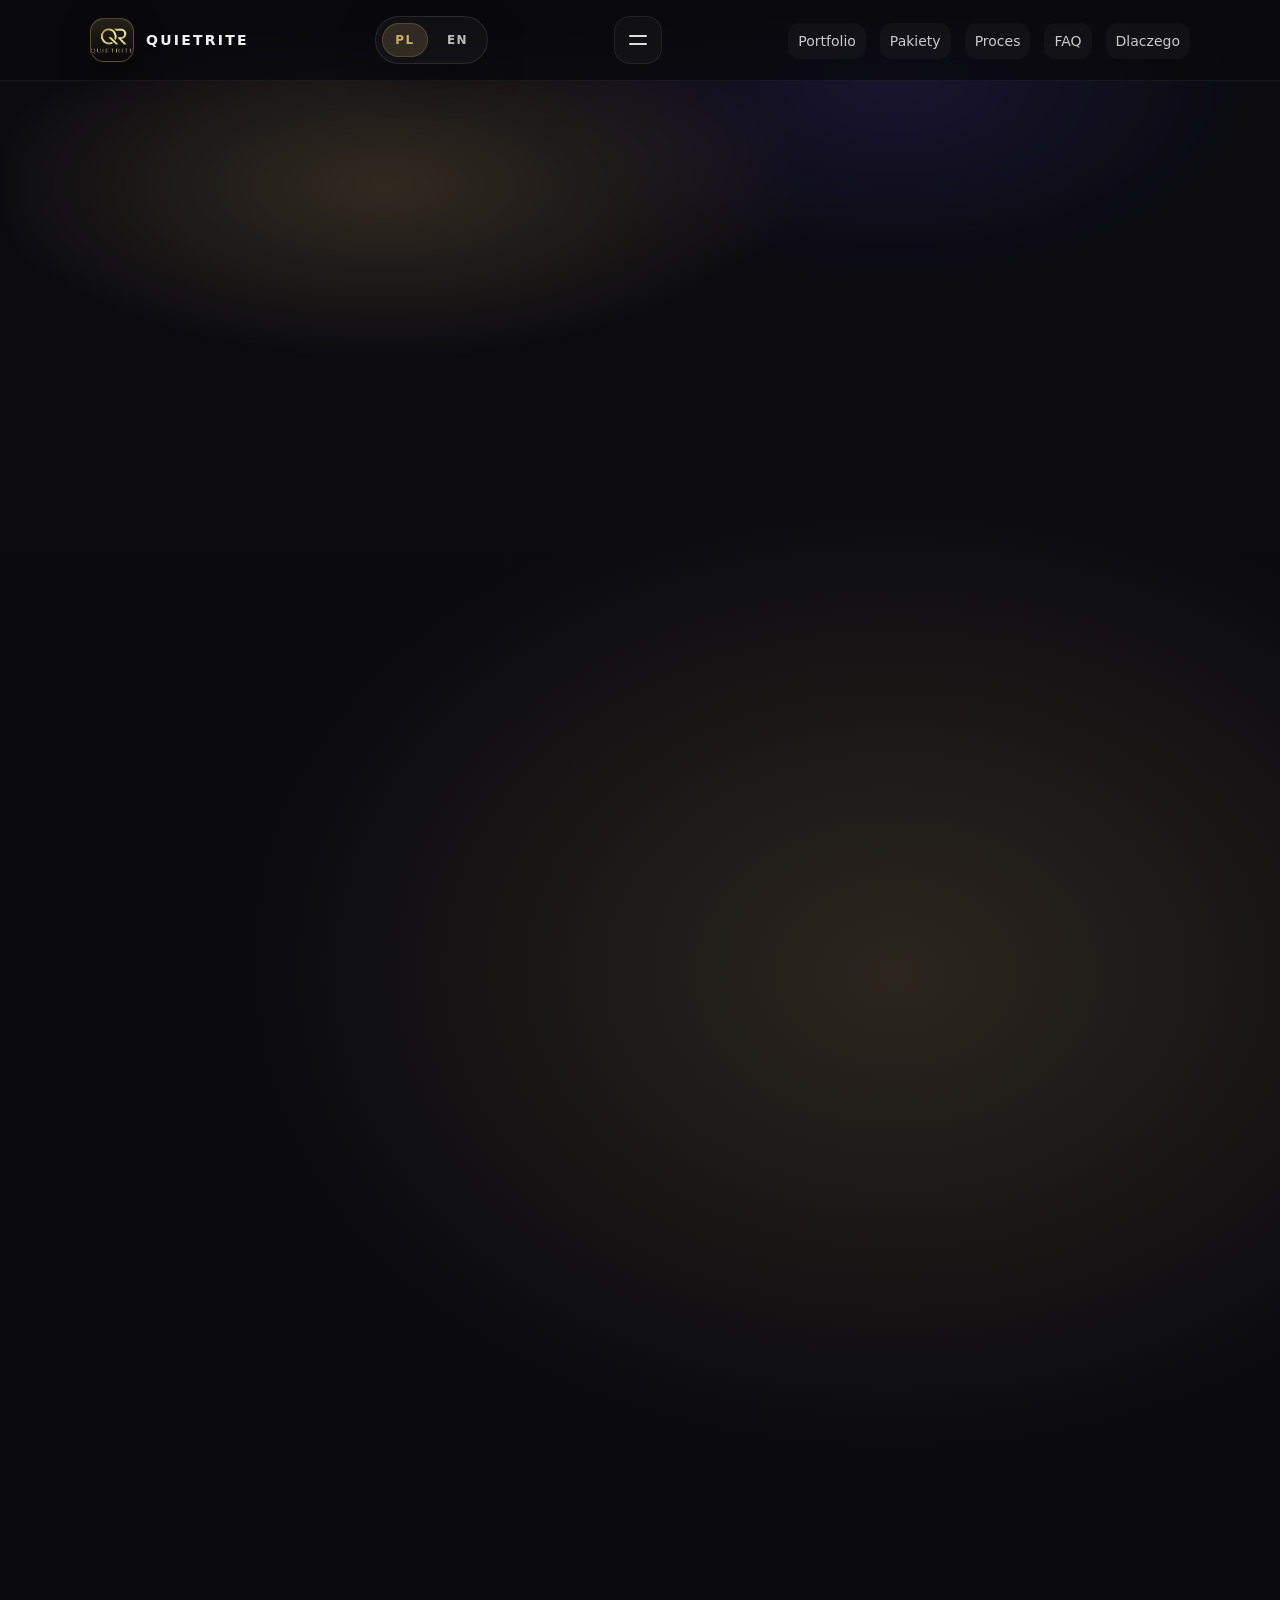
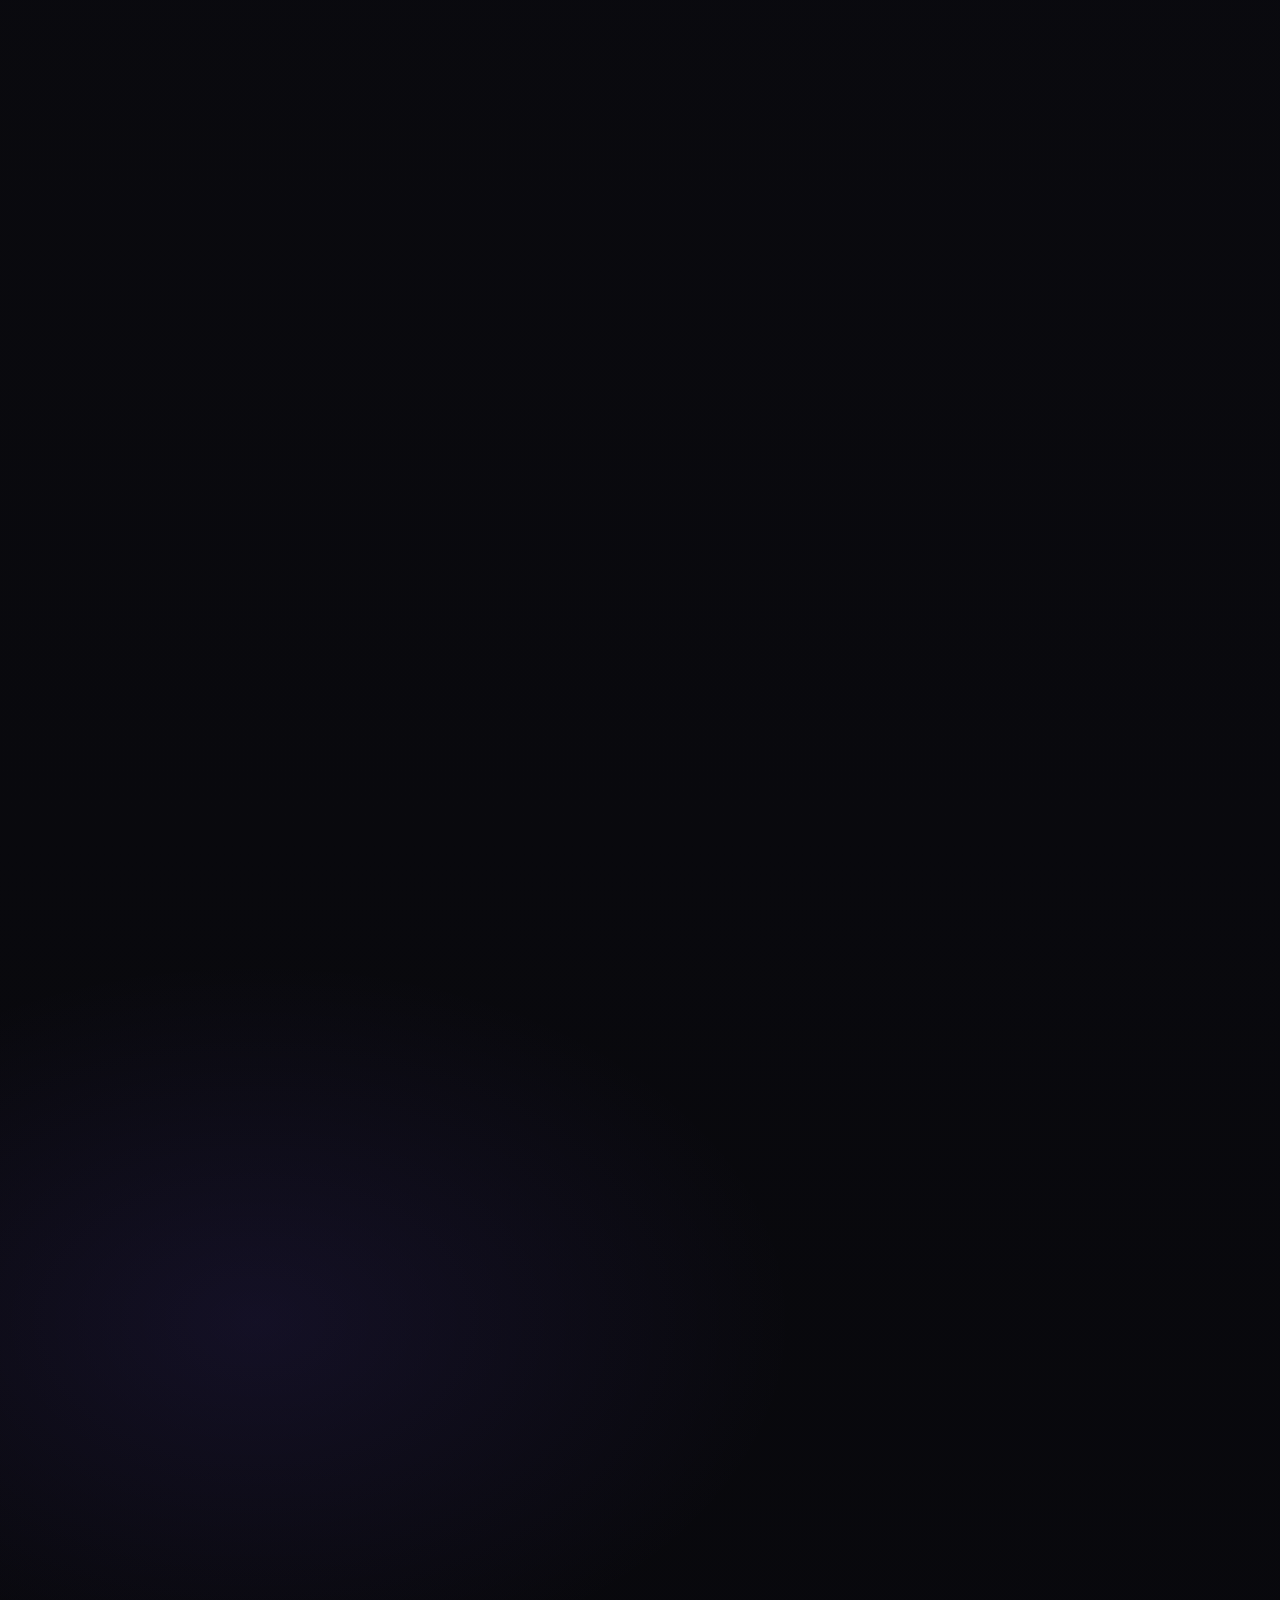
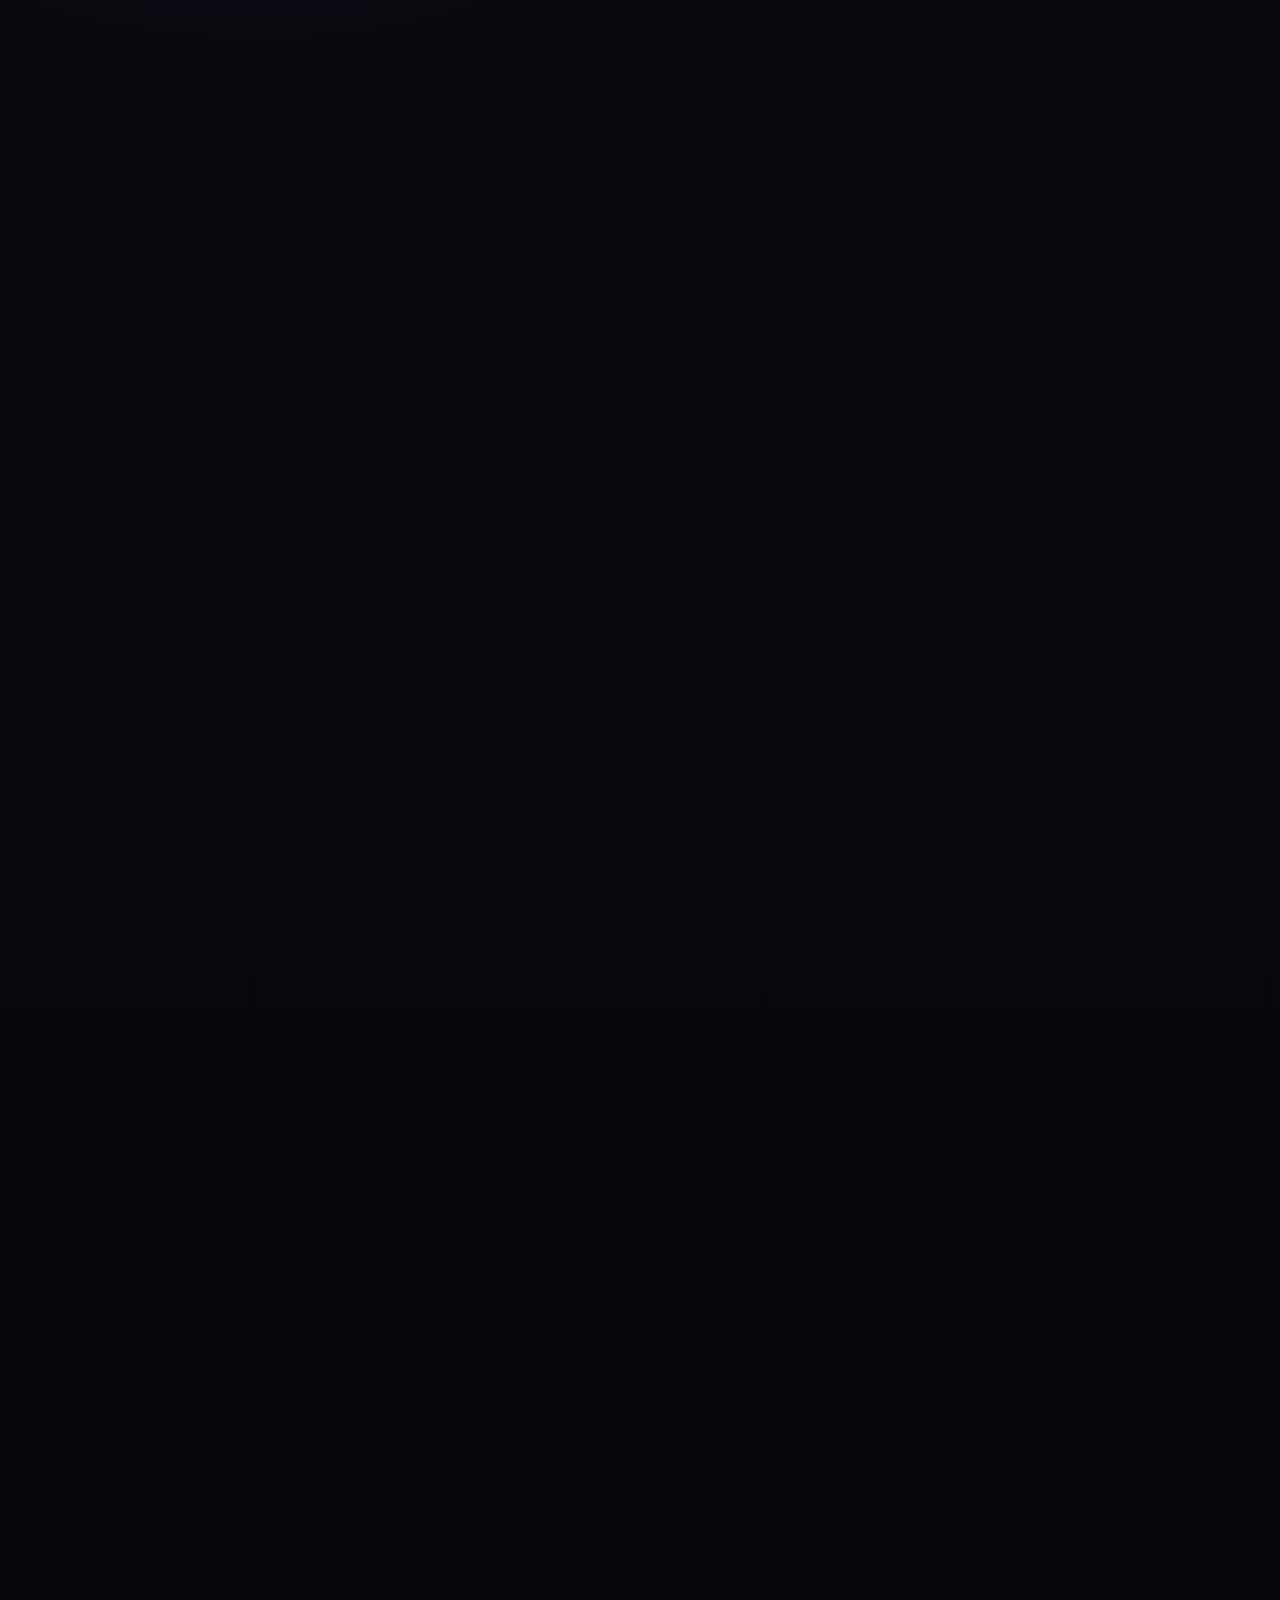
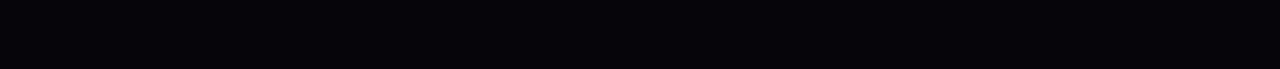
<file: index.html>
<!doctype html>
<html lang="pl">
<head>
  <meta charset="utf-8" />

  <!-- CSP (meta) -->
  <meta http-equiv="Content-Security-Policy" content="default-src 'self'; base-uri 'self'; object-src 'none'; frame-ancestors 'none'; form-action 'self' https://formspree.io; img-src 'self' data:; style-src 'self'; script-src 'self' 'unsafe-inline'; font-src 'self'; connect-src 'self' https://formspree.io; manifest-src 'self'; upgrade-insecure-requests;">

  <meta name="referrer" content="strict-origin-when-cross-origin">
  <meta name="viewport" content="width=device-width, initial-scale=1, viewport-fit=cover" />
  <meta name="robots" content="index,follow,max-image-preview:large" />
  <meta name="color-scheme" content="dark light" />

  <title>Quietrite — UGC Ads dla marek Health &amp; Sport</title>
  <meta name="description" content="Tworzę skuteczne UGC dla marek health &amp; sport. Meta, TikTok, Shorts. Mocne hooki, testy wariantów i montaż pod performance.">
  <meta name="theme-color" content="#0B0B10" />

  <link rel="canonical" href="https://quietrite.pl/" />
  <link rel="alternate" href="https://quietrite.pl/" hreflang="pl" />
  <link rel="alternate" href="https://quietrite.pl/en/" hreflang="en" />
  <link rel="alternate" href="https://quietrite.pl/" hreflang="x-default" />

  <!-- Icons -->
  <link rel="icon" href="favicon.ico" sizes="any" />
  <link rel="icon" type="image/png" sizes="32x32" href="favicon-32.png" />
  <link rel="icon" type="image/png" sizes="16x16" href="favicon-16.png" />
  <link rel="apple-touch-icon" href="apple-touch-icon.png" />

  <!-- PWA -->
  <link rel="manifest" href="manifest.webmanifest" />

  <!-- Open Graph / Social -->
  <meta property="og:site_name" content="QUIETRITE" />
  <meta property="og:type" content="website" />
  <meta property="og:url" content="https://quietrite.pl/" />
  <meta property="og:title" content="Quietrite — UGC Ads dla marek Health &amp; Sport" />
  <meta property="og:description" content="Tworzę skuteczne UGC dla marek health &amp; sport. Meta, TikTok, Shorts. Mocne hooki, testy wariantów i montaż pod performance." />
  <meta property="og:image" content="https://quietrite.pl/og-quietrite-1200x630.png" />
  <meta property="og:image:width" content="1200" />
  <meta property="og:image:height" content="630" />
  <meta property="og:locale" content="pl_PL" />
  <meta property="og:image:alt" content="Quietrite — UGC Ads dla marek Health & Sport" />

  <meta name="twitter:card" content="summary_large_image" />
  <meta name="twitter:title" content="Quietrite — UGC Ads dla marek Health &amp; Sport" />
  <meta name="twitter:description" content="Tworzę skuteczne UGC dla marek health &amp; sport. Meta, TikTok, Shorts. Mocne hooki, testy wariantów i montaż pod performance." />
  <meta name="twitter:image" content="https://quietrite.pl/og-quietrite-1200x630.png" />
  <meta name="twitter:image:alt" content="Quietrite — UGC Ads dla marek Health & Sport" />

  <!-- Perf -->
  <link rel="preload" href="styles.css?v=10" as="style">
  <link rel="preload" href="quietrite-logo.png" as="image" fetchpriority="high">
  <link rel="stylesheet" href="styles.css?v=11">
  <link rel="preload" href="script.js?v=11" as="script">
  <script src="script.js?v=11" defer></script>
</head>

<body>
  <a class="skip-link" href="#main">Przejdź do treści</a>

  <header class="header" id="top">
    <div class="container header__inner">
      <a class="brand" href="#top" aria-label="QUIETRITE - start">
        <span class="brand__badge" aria-hidden="true">
          <img class="brand__logo" src="quietrite-logo.png" alt="" width="44" height="44" fetchpriority="high" decoding="async" />
        </span>
        <span class="brand__name">QUIETRITE</span>
      </a>

      <div class="lang-switch" aria-label="Wybór języka">
       <a class="lang-switch__link is-active" href="/" aria-current="page">PL</a>
       <a class="lang-switch__link" href="/en/">EN</a>
      </div>
      
      <button class="menu-toggle" id="menuToggle" type="button"
        aria-controls="siteNav" aria-expanded="false" aria-label="Otwórz menu">
        <span class="menu-toggle__lines" aria-hidden="true"></span>
      </button>
      
      <nav class="nav" id="siteNav" data-state="closed" aria-label="Nawigacja">
        <ul class="nav__list">
          <li><a class="nav__link" href="#portfolio">Portfolio</a></li>
          <li><a class="nav__link" href="#pakiety">Pakiety</a></li>
          <li><a class="nav__link" href="#proces">Proces</a></li>
          <li><a class="nav__link" href="#faq">FAQ</a></li>
          <li><a class="nav__link" href="#dlaczego">Dlaczego</a></li>
        </ul>
        <a class="btn btn--primary btn--nav" href="#wspolpraca">Współpraca</a>
      </nav>

      <div class="nav-overlay" id="navOverlay" hidden></div>
    </div>
  </header>

  <main id="main">
    <!-- HERO -->
    <section class="hero" id="hero">
      <div class="container hero__inner" data-reveal>
        <p class="eyebrow">UGC PERFORMANCE • HEALTH &amp; SPORT</p>

        <h1 class="hero__title">
          UGC, tworzone z dyscypliną.<br />
          <span class="hero__muted">Bez hałasu.</span>
        </h1>

        <p class="hero__lead">
          Tworzę wideo reklamowe dla marek z branży zdrowie i sport.
          Hooki w pierwszych sekundach, precyzyjny przekaz i montaż pod wynik.
        </p>

        <div class="hero__actions">
          <a class="btn btn--primary" href="#portfolio">Zobacz portfolio</a>
          <a class="btn btn--ghost" href="#wspolpraca">Napisz do mnie</a>
        </div>

        <div class="chips" aria-label="Skróty oferty">
          <div class="chip">
            <div class="chip__title">UGC Ads</div>
            <div class="chip__desc">Meta / TikTok / Shorts</div>
          </div>
          <div class="chip">
            <div class="chip__title">Hooki</div>
            <div class="chip__desc">1–3 sekundy = wynik</div>
          </div>
          <div class="chip">
            <div class="chip__title">Warianty</div>
            <div class="chip__desc">testy pod performance</div>
          </div>
        </div>
      </div>

      <div class="hero__glow" aria-hidden="true"></div>
    </section>

    <!-- WYNIKI -->
    <section class="section" id="wyniki">
      <div class="container" data-reveal>
        <h2 class="section__title">Wyniki</h2>
        <p class="section__subtitle">Ostatnie 30 dni • ruch organiczny</p>

        <div class="grid grid--2">
          <article class="card card--chart">
            <div class="donut" id="donut"
              data-views="23650"
              data-a="31.9"
              data-b="68.1"
              aria-label="Wykres wyświetleń">
              <svg class="donut__svg" viewBox="0 0 120 120" aria-hidden="true">
                <defs>
                  <linearGradient id="gradA" x1="0" y1="0" x2="1" y2="1">
                    <stop offset="0%" stop-color="#6A5CFF"/>
                    <stop offset="100%" stop-color="#7F45FF"/>
                  </linearGradient>
                  <linearGradient id="gradB" x1="1" y1="0" x2="0" y2="1">
                    <stop offset="0%" stop-color="#FF4FD8"/>
                    <stop offset="100%" stop-color="#A84CFF"/>
                  </linearGradient>
                </defs>

                <circle class="donut__track" cx="60" cy="60" r="46"></circle>
                <circle class="donut__seg donut__seg--a" cx="60" cy="60" r="46"></circle>
                <circle class="donut__seg donut__seg--b" cx="60" cy="60" r="46"></circle>
              </svg>

              <div class="donut__center">
                <div class="donut__label">Wyświetlenia</div>
                <div class="donut__value" id="donutValue">23,650</div>
              </div>

              <span class="donut__needle" aria-hidden="true"></span>
            </div>

            <div class="legend">
              <div class="legend__row">
                <span class="dot dot--a" aria-hidden="true"></span>
                <span class="legend__label">Obserwatorzy</span>
                <span class="legend__value">31,9%</span>
              </div>
              <div class="legend__row">
                <span class="dot dot--b" aria-hidden="true"></span>
                <span class="legend__label">Osoby nieobserwujące</span>
                <span class="legend__value">68,1%</span>
              </div>
            </div>
          </article>

          <article class="card">
            <h3 class="card__title">Co to znaczy?</h3>
            <ul class="bullets">
              <li>Duży udział nieobserwujących = content dociera szeroko.</li>
              <li>Idealne pod performance UGC: hook + szybkie CTA.</li>
              <li>Największy zwrot daje testowanie wariantów i hooków.</li>
            </ul>
          </article>
        </div>
      </div>
    </section>

    <!-- PORTFOLIO -->
    <section class="section" id="portfolio">
      <div class="container" data-reveal>
        <h2 class="section__title">Portfolio</h2>
        <p class="section__subtitle">Wybrane realizacje (pod wynik, nie pod “ładnie”).</p>

        <div class="grid grid--3">

          <!-- FILM 1 -->
          <a class="work work--video"
             href="diesel.mp4"
             data-video="diesel.mp4"
             aria-label="Otwórz wideo: Diesel — Performance UGC">
            <div class="work__thumb">
             <video class="work__video" playsinline muted loop preload="metadata" data-src="diesel.mp4" muted loop playsinline preload="none"></video>
             <div class="work__play" aria-hidden="true">▶</div>
            </div>
            <div class="work__meta">
              <div class="work__title">Diesel — Performance UGC</div>
              <div class="work__desc">Dynamiczny showcase zegarka</div>
            </div>
          </a>

          <!-- FILM 2 -->
          <a class="work work--video"
             href="film-2.mp4"
             data-video="film-2.mp4"
             aria-label="Otwórz wideo: UGC Ads — Meta">
            <div class="work__thumb">
              <video class="work__video" playsinline muted loop preload="metadata" data-src="film-2.mp4" muted loop playsinline preload="none"></video>
            </div>
            <div class="work__meta">
              <div class="work__title">UGC Ads — Meta</div>
              <div class="work__desc">Hook + montaż pod CTR</div>
            </div>
          </a>

          <!-- FILM 3 -->
          <a class="work work--video"
             href="film-3.mp4"
             data-video="film-3.mp4"
             aria-label="Otwórz wideo: UGC — TikTok">
            <div class="work__thumb">
              <video class="work__video" playsinline muted loop preload="metadata" data-src="film-3.mp4" muted loop playsinline preload="none"></video>
            </div>
            <div class="work__meta">
              <div class="work__title">UGC — TikTok</div>
              <div class="work__desc">Tempo + napisy + cięcia</div>
            </div>
          </a>

        </div>

        <!-- MINI CASE (PRO) -->
        <div class="grid grid--2 u-mt">
          <article class="card">
            <h3 class="card__title">Mini case: dlaczego to działa</h3>
            <ul class="bullets">
              <li>Hook w 1–3 sekundy → mniej dropu na starcie.</li>
              <li>Warianty kreacji → szybkie testy A/B zamiast zgadywania.</li>
              <li>Montaż pod wynik → tempo, napisy, CTA, format 9:16.</li>
            </ul>
          </article>

          <article class="card">
            <h3 class="card__title">Następny krok</h3>
            <p class="muted">Wypełnij brief — wrócę z propozycją i terminami.</p>
            <div class="u-mt">
              <a class="btn btn--primary btn--full" href="#wspolpraca">Wyślij brief</a>
            </div>
          </article>
        </div>

      </div>
    </section>

    <!-- PAKIETY -->
    <section class="section" id="pakiety">
      <div class="container" data-reveal>
        <h2 class="section__title">Pakiety</h2>
        <p class="section__subtitle">Prosto, jasno, bez ukrytych kosztów.</p>

        <div class="pricing">
          <article class="price-card">
            <div class="price-card__top">
              <h3 class="price-card__name">BASIC</h3>
              <div class="price-card__price">1100 zł</div>
            </div>
            <ul class="price-card__list">
              <li>Scenariusz + hook</li>
              <li>Wideo 9:16 (20–40s)</li>
              <li>Napisy + montaż</li>
            </ul>
            <a class="btn btn--ghost btn--full" href="#wspolpraca">Wybieram BASIC</a>
          </article>

          <article class="price-card price-card--featured">
            <div class="badge">Najczęściej wybierany</div>
            <div class="price-card__top">
              <h3 class="price-card__name">PRO</h3>
              <div class="price-card__price">2500 zł</div>
            </div>
            <ul class="price-card__list">
              <li>3 scenariusze + hooki</li>
              <li>Wideo 9:16 (20–45s)</li>
              <li>Napisy + montaż</li>
              <li>Mini plan publikacji/ads</li>
            </ul>
            <a class="btn btn--primary btn--full" href="#wspolpraca">Wybieram PRO</a>
          </article>

          <article class="price-card">
            <div class="price-card__top">
              <h3 class="price-card__name">ELITE</h3>
              <div class="price-card__price">5000 zł</div>
            </div>
            <ul class="price-card__list">
              <li>6 wideo + test hooków</li>
              <li>Warianty pod A/B</li>
              <li>UGC pod Meta/TikTok Ads</li>
              <li>2 rundy poprawek</li>
              <li>Rekomendacje kreacji</li>
            </ul>
            <a class="btn btn--ghost btn--full" href="#wspolpraca">Wybieram ELITE</a>
          </article>
        </div>
      </div>
    </section>

    <!-- DLACZEGO JA -->
<section class="section" id="dlaczego">
  <div class="container" data-reveal>
    <h2 class="section__title">Dlaczego Quietrite</h2>
    <p class="section__subtitle">Kreacje, które robią wynik — nie tylko “ładnie wyglądają”.</p>

    <div class="grid grid--3">
      <article class="card">
        <h3 class="card__title">Hook-first</h3>
        <p class="muted">Pierwsze 1–3 sekundy projektuję pod zatrzymanie uwagi i klik.</p>
      </article>

      <article class="card">
        <h3 class="card__title">Warianty A/B</h3>
        <p class="muted">Tworzę kilka wersji hooków / CTA, żebyś testował, a nie zgadywał.</p>
      </article>

      <article class="card">
        <h3 class="card__title">Montaż pod performance</h3>
        <p class="muted">Tempo, napisy, rytm i framing pod Meta/TikTok/Shorts.</p>
      </article>

      <article class="card">
        <h3 class="card__title">Gotowe do Ads</h3>
        <p class="muted">Dostarczam formaty 9:16 + wersje pod różne placementy (jeśli potrzebujesz).</p>
      </article>

      <article class="card">
        <h3 class="card__title">Szybko i konkretnie</h3>
        <p class="muted">Proces bez chaosu: brief → scenariusz → nagranie → montaż → poprawki.</p>
      </article>

      <article class="card">
        <h3 class="card__title">Jasne zasady</h3>
        <p class="muted">Pakiety, terminy i zakres — prosto, bez ukrytych kosztów.</p>
      </article>
    </div>

    <div class="grid grid--2 u-mt">
      <article class="card">
        <h3 class="card__title">Co dostaniesz?</h3>
        <ul class="bullets">
          <li>Scenariusz + hook (lub kilka wariantów)</li>
          <li>Montaż + napisy + CTA</li>
          <li>Wersje pod format 9:16</li>
          <li>Pliki gotowe do publikacji / ads</li>
        </ul>
      </article>

      <article class="card">
        <h3 class="card__title">Chcesz wynik?</h3>
        <p class="muted">Wypełnij brief — wrócę z propozycją i terminami w odpowiedzi.</p>
        <div class="u-mt">
          <a class="btn btn--primary btn--full" href="#wspolpraca">Wyślij brief</a>
        </div>
        <div class="u-mt">
          <a class="btn btn--ghost btn--full" href="mailto:kontakt@quietrite.pl">Napisz maila</a>
        </div>
      </article>
    </div>
  </div>
</section>
    
    <!-- PROCES -->
    <section class="section" id="proces">
      <div class="container" data-reveal>
        <h2 class="section__title">Proces</h2>
        <p class="section__subtitle">Szybko, konkretnie, bez chaosu.</p>

        <div class="steps">
          <div class="step">
            <div class="step__n">01</div>
            <div class="step__t">Brief</div>
            <div class="step__d">Cel, oferta, widz, format i kanał.</div>
          </div>
          <div class="step">
            <div class="step__n">02</div>
            <div class="step__t">Scenariusz + hook</div>
            <div class="step__d">Hook w 1–3 sekundy + jasny przekaz.</div>
          </div>
          <div class="step">
            <div class="step__n">03</div>
            <div class="step__t">Nagranie</div>
            <div class="step__d">Wideo 9:16, dynamiczne ujęcia, branding.</div>
          </div>
          <div class="step">
            <div class="step__n">04</div>
            <div class="step__t">Montaż + napisy</div>
            <div class="step__d">Tempo, cuty, napisy, CTA i wersje.</div>
          </div>
        </div>
      </div>
    </section>

    <!-- FAQ -->
    <section class="section" id="faq">
      <div class="container" data-reveal>
        <h2 class="section__title">FAQ</h2>
        <p class="section__subtitle">Najczęstsze pytania.</p>

        <div class="faq">
          <details class="faq__item">
            <summary class="faq__q">Ile trwa realizacja?</summary>
            <div class="faq__a">Zwykle 3–7 dni roboczych w zależności od pakietu i liczby wariantów.</div>
          </details>
          <details class="faq__item">
            <summary class="faq__q">Czy robisz warianty pod A/B?</summary>
            <div class="faq__a">Tak — szczególnie w PRO/ELITE, bo testy hooków robią największą różnicę.</div>
          </details>
          <details class="faq__item">
            <summary class="faq__q">Czy mogę dostać poprawki?</summary>
            <div class="faq__a">Tak. W ELITE masz 2 rundy poprawek. W pozostałych — do ustalenia w briefie.</div>
          </details>
        </div>
      </div>
    </section>

    <!-- WSPÓŁPRACA / KONTAKT -->
    <section class="section" id="wspolpraca">
      <div class="container" data-reveal>
        <h2 class="section__title">Współpraca</h2>
        <p class="section__subtitle">Napisz — wrócę z propozycją i terminami.</p>

        <div class="grid grid--2">
          <div class="contact" aria-label="Szybki kontakt">
            <a class="contact__item" href="mailto:kontakt@quietrite.pl">
              <span class="contact__k">E-mail</span>
              <span class="contact__v">kontakt@quietrite.pl</span>
            </a>
            <a class="contact__item" href="https://instagram.com/quietrite" target="_blank" rel="noopener">
              <span class="contact__k">Instagram</span>
              <span class="contact__v">@quietrite</span>
            </a>
          </div>

          <form class="brief-form" id="briefForm" action="https://formspree.io/f/xdalywzz" method="POST">
            <input type="hidden" name="_subject" value="Nowy brief — quietrite.pl" />
            <label class="field">
              <span class="field__label">E-mail *</span>
              <input class="field__input" type="email" name="email" autocomplete="email" required />
            </label>

            <label class="field">
              <span class="field__label">Firma *</span>
              <input class="field__input" type="text" name="company" autocomplete="organization" required />
            </label>

            <label class="field">
              <span class="field__label">Cel kampanii *</span>
              <select class="field__input" name="goal" required>
                <option value="" selected disabled>Wybierz…</option>
                <option value="sprzedaz">Sprzedaż</option>
                <option value="leady">Leady</option>
                <option value="zasieg">Zasięg</option>
              </select>
            </label>

            <label class="field">
              <span class="field__label">Opis projektu *</span>
              <textarea class="field__input field__textarea" name="message" rows="6" required></textarea>
            </label>

            <input type="text" name="_gotcha" class="hp" tabindex="-1" autocomplete="off" />

            <button class="btn btn--primary btn--full" type="submit">Wyślij brief</button>

            <p id="formSuccess" hidden role="status" aria-live="polite">
              ✅ Brief został wysłany. Odezwę się wkrótce.
            </p>

            <p id="formError" hidden role="alert">
              ❌ Wystąpił błąd. Spróbuj ponownie.
            </p>

            <p class="form-note muted">Odpowiem na podany e-mail.</p>
            <p class="form-note muted">Wysyłając brief akceptujesz <a href="/regulamin.html">Regulamin</a> oraz zapoznajesz się z <a href="/polityka-prywatnosci.html">Polityką prywatności</a>.</p>
          </form>
        </div>

        <footer class="footer">
          <div class="footer__line"></div>
          <div class="footer__bottom">
            <span>© <span id="year"></span> QUIETRITE</span>
            <a class="footer__link" href="#top">Do góry ↑</a>
          </div>
          <div class="footer-legal">
            <a href="/polityka-prywatnosci.html">Polityka prywatności</a> |
            <a href="/regulamin.html">Regulamin</a>
          </div>
        </footer>
      </div>
    </section>
  </main>

  <!-- VIDEO MODAL -->
  <div class="video-modal" id="videoModal" hidden aria-hidden="true">
    <div class="video-modal__backdrop" data-close></div>

    <div class="video-modal__panel" role="dialog" aria-modal="true" aria-label="Podgląd wideo" tabindex="-1">
      <button class="video-modal__close" type="button" aria-label="Zamknij" data-close>×</button>
      <video class="video-modal__video" id="videoModalVideo" controls playsinline></video>
    </div>
  </div>

  <!-- SCHEMA (JSON-LD) -->
  <script type="application/ld+json">
  {
    "@context":"https://schema.org",
    "@type":"Organization",
    "@id":"https://quietrite.pl/#organization",
    "name":"Quietrite",
    "alternateName":"Krystian Stępniak / Quietrite",
    "url":"https://quietrite.pl/",
    "email":"kontakt@quietrite.pl",
    "logo":"https://quietrite.pl/quietrite-logo.png",
    "image":"https://quietrite.pl/quietrite-logo.png"
  }
  </script>

  <script type="application/ld+json">
  {
    "@context":"https://schema.org",
    "@type":"WebSite",
    "@id":"https://quietrite.pl/#website",
    "url":"https://quietrite.pl/",
    "name":"Quietrite",
    "publisher":{"@id":"https://quietrite.pl/#organization"},
    "inLanguage":"pl-PL"
  }
  </script>
  
  <script type="application/ld+json">
{
  "@context": "https://schema.org",
  "@type": "FAQPage",
  "@id": "https://quietrite.pl/#faq",
  "mainEntity": [
    {
      "@type": "Question",
      "name": "Ile trwa realizacja?",
      "acceptedAnswer": {
        "@type": "Answer",
        "text": "Zwykle 3–7 dni roboczych w zależności od pakietu i liczby wariantów."
      }
    },
    {
      "@type": "Question",
      "name": "Czy robisz warianty pod A/B?",
      "acceptedAnswer": {
        "@type": "Answer",
        "text": "Tak — szczególnie w PRO/ELITE, bo testy hooków robią największą różnicę."
      }
    },
    {
      "@type": "Question",
      "name": "Czy mogę dostać poprawki?",
      "acceptedAnswer": {
        "@type": "Answer",
        "text": "Tak. W ELITE masz 2 rundy poprawek. W pozostałych — do ustalenia w briefie."
      }
    }
  ]
}
</script>
</body>
</html>
</file>
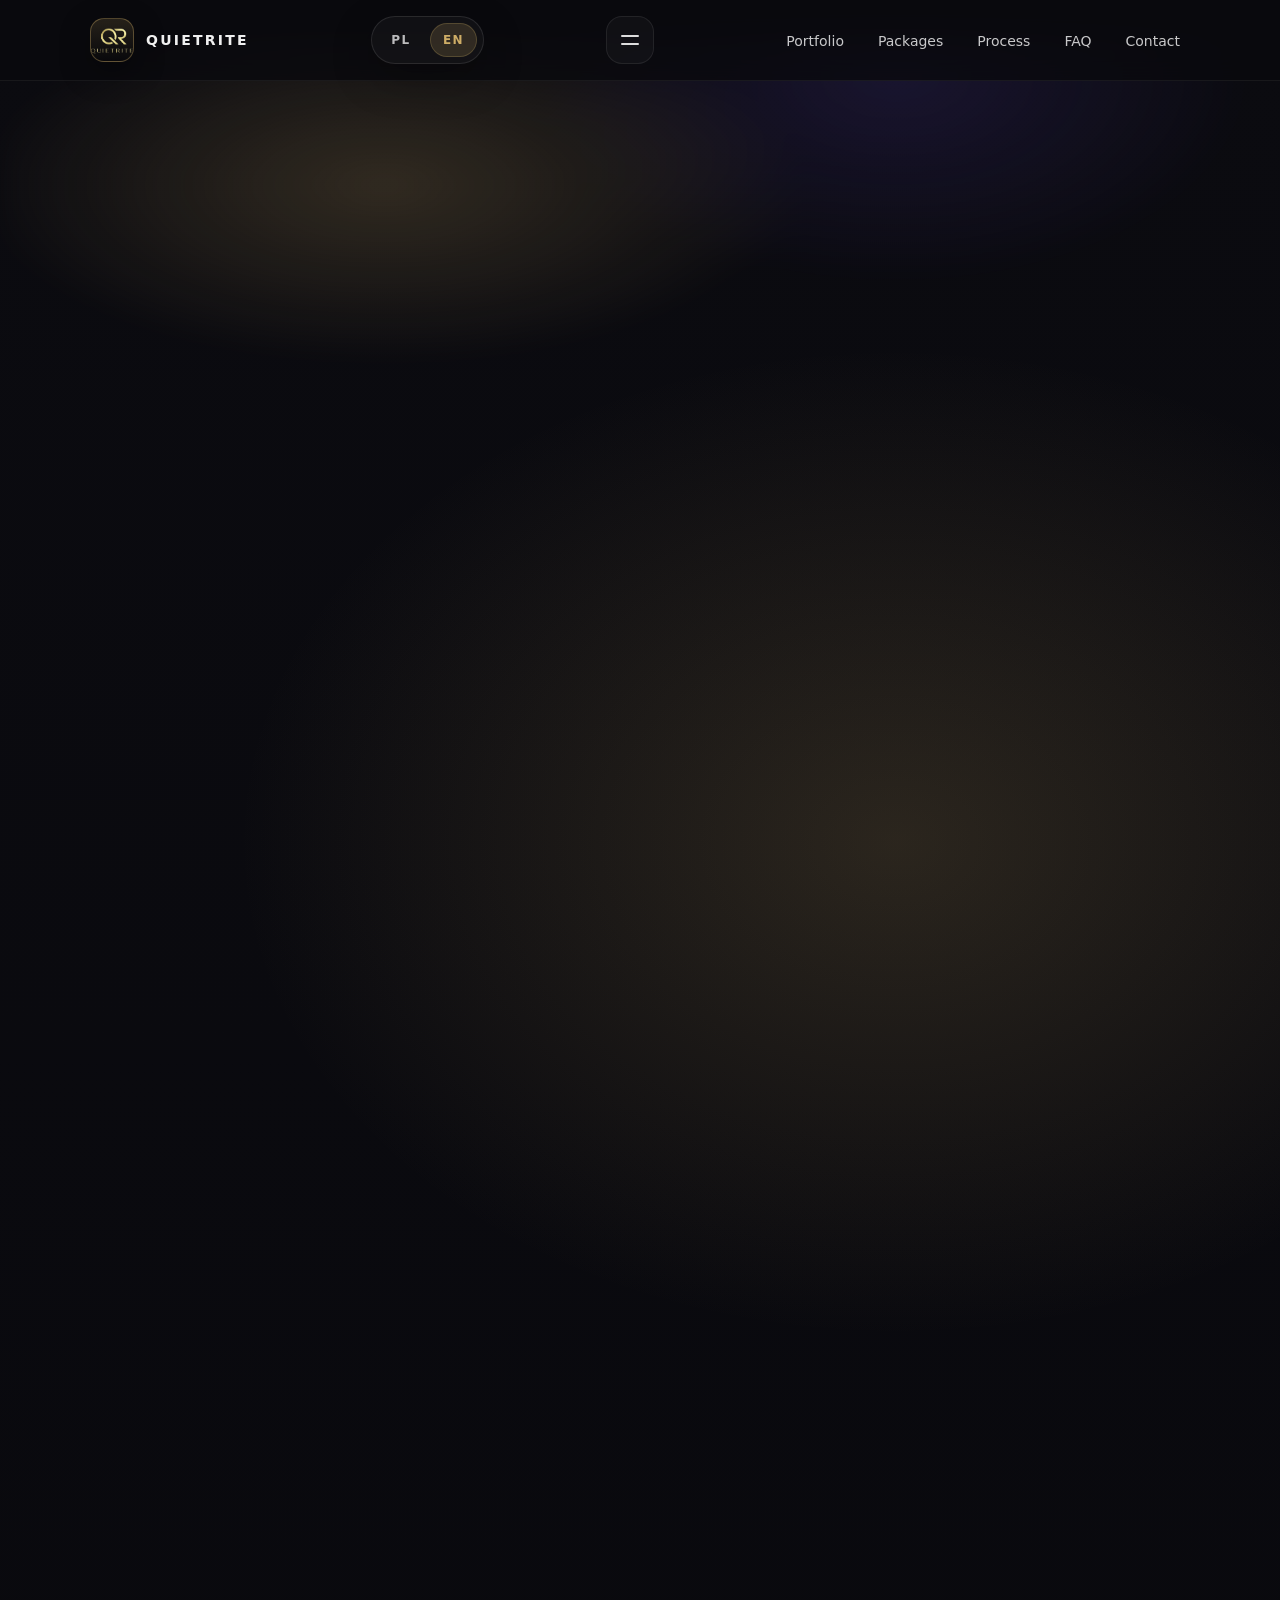
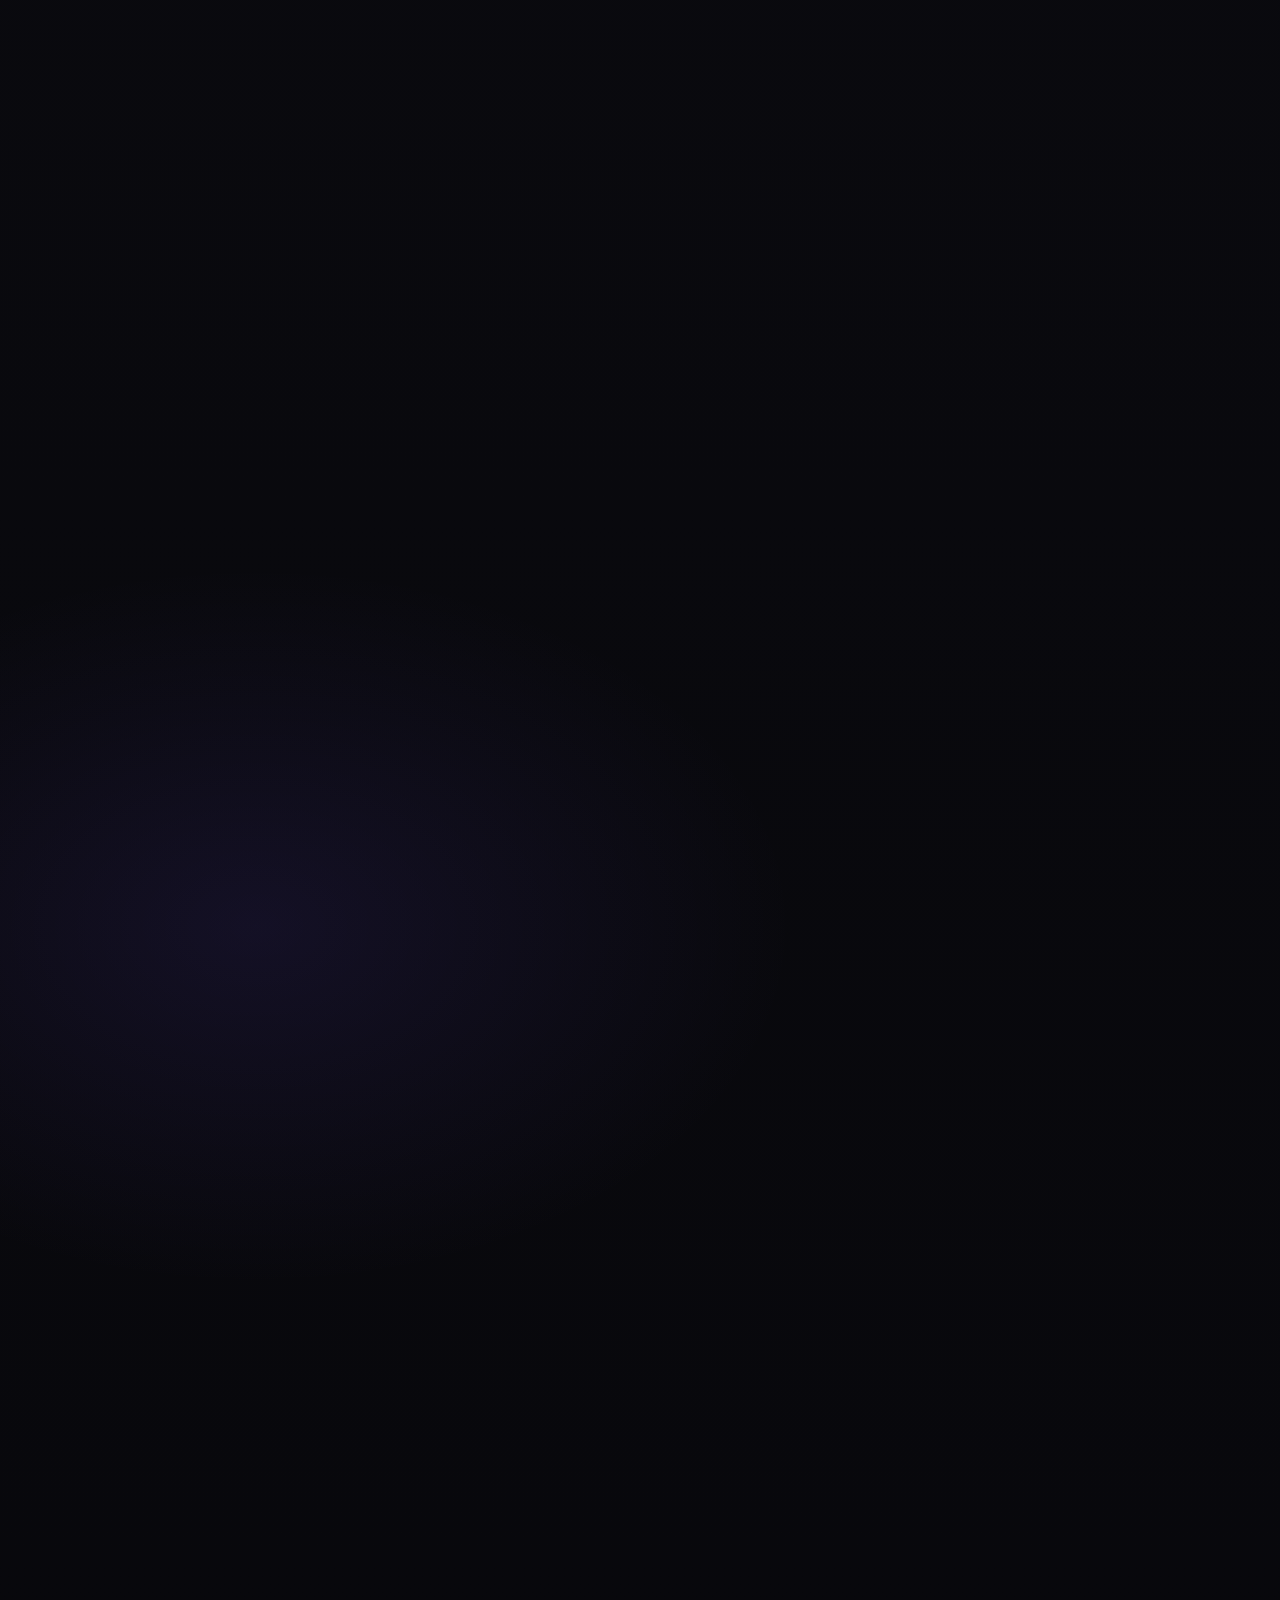
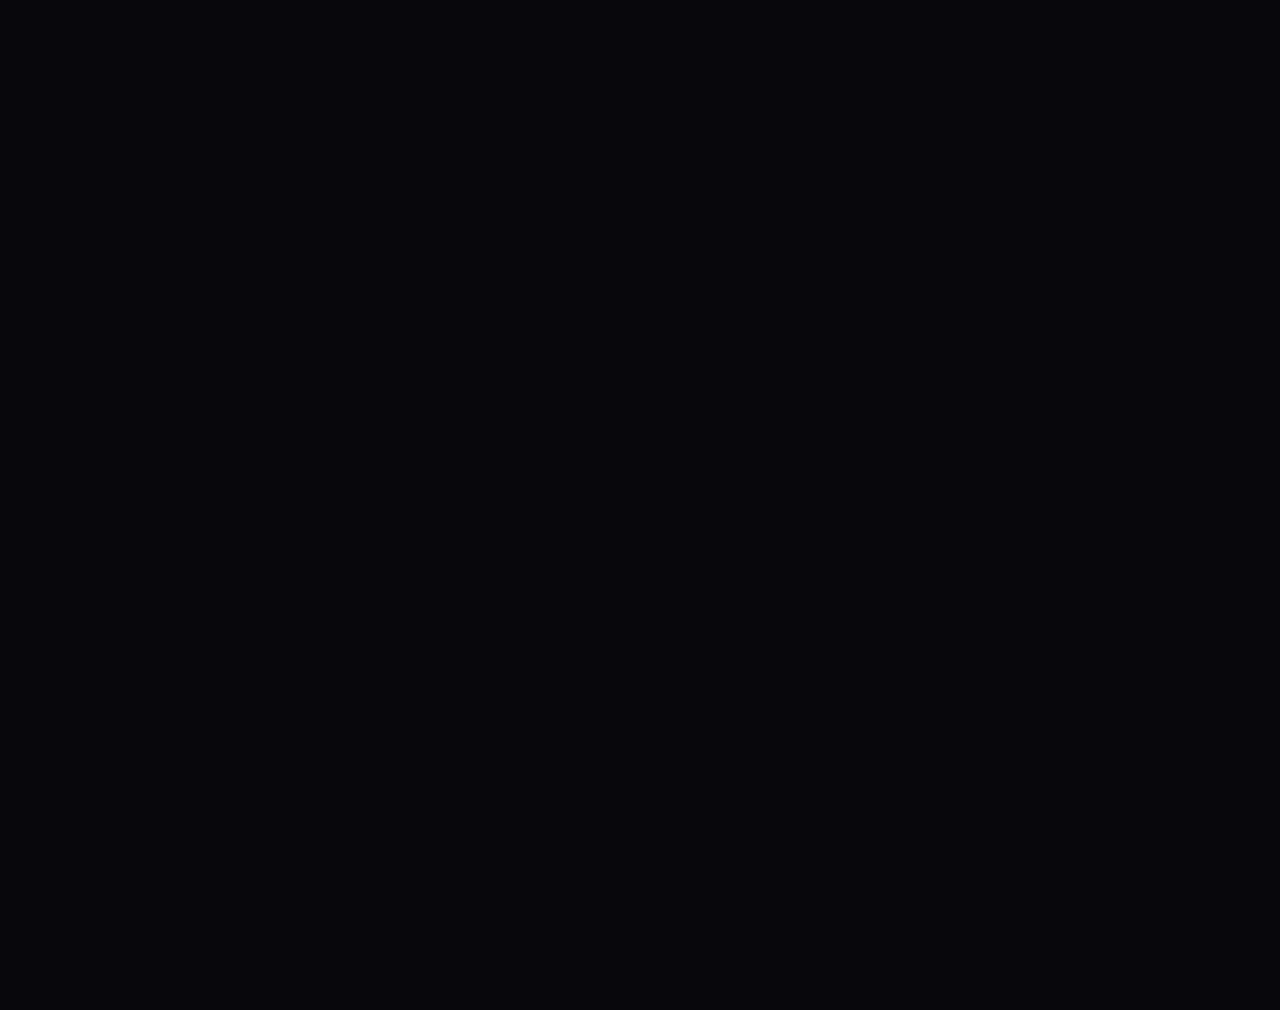
<file: en/index.html>
<!doctype html>
<html lang="en">
<head>
  <meta charset="utf-8" />

  <!-- CSP: allows JSON-LD inline + Formspree -->
  <meta http-equiv="Content-Security-Policy" content="default-src 'self'; base-uri 'self'; object-src 'none'; frame-ancestors 'none'; form-action 'self' https://formspree.io; img-src 'self' data:; style-src 'self'; script-src 'self' 'unsafe-inline'; font-src 'self'; connect-src 'self' https://formspree.io; manifest-src 'self'; upgrade-insecure-requests;">

  <meta name="referrer" content="strict-origin-when-cross-origin">
  <meta name="viewport" content="width=device-width, initial-scale=1, viewport-fit=cover" />
  <meta name="robots" content="index,follow,max-image-preview:large" />
  <meta name="color-scheme" content="dark light" />

  <title>Quietrite — UGC Ads for Health &amp; Sport brands</title>
  <meta name="description" content="Performance-driven UGC ads for health &amp; sport brands. Meta, TikTok, Shorts. Strong hooks, variant testing and edits built for results.">
  <meta name="theme-color" content="#0B0B10" />

  <link rel="canonical" href="https://quietrite.pl/en/" />
  <link rel="alternate" href="https://quietrite.pl/" hreflang="pl" />
  <link rel="alternate" href="https://quietrite.pl/en/" hreflang="en" />
  <link rel="alternate" href="https://quietrite.pl/" hreflang="x-default" />

  <!-- Icons -->
  <link rel="icon" href="/favicon.ico" sizes="any" />
  <link rel="icon" type="image/png" sizes="32x32" href="/favicon-32.png" />
  <link rel="icon" type="image/png" sizes="16x16" href="/favicon-16.png" />
  <link rel="apple-touch-icon" href="/apple-touch-icon.png" />

  <!-- PWA -->
  <link rel="manifest" href="/manifest.webmanifest" />

  <!-- Open Graph / Social -->
  <meta property="og:site_name" content="QUIETRITE" />
  <meta property="og:type" content="website" />
  <meta property="og:url" content="https://quietrite.pl/en/" />
  <meta property="og:title" content="Quietrite — UGC Ads for Health &amp; Sport brands" />
  <meta property="og:description" content="Performance-driven UGC ads: hooks, variants and edits built for results." />
  <meta property="og:image" content="https://quietrite.pl/og-quietrite-1200x630.png" />
  <meta property="og:image:width" content="1200" />
  <meta property="og:image:height" content="630" />
  <meta property="og:locale" content="en_US" />
  <meta property="og:image:alt" content="Quietrite — UGC Ads for Health & Sport brands" />

  <meta name="twitter:card" content="summary_large_image" />
  <meta name="twitter:title" content="Quietrite — UGC Ads for Health &amp; Sport brands" />
  <meta name="twitter:description" content="Performance UGC ads for Meta/TikTok/Shorts." />
  <meta name="twitter:image" content="https://quietrite.pl/og-quietrite-1200x630.png" />
  <meta name="twitter:image:alt" content="Quietrite — UGC Ads for Health & Sport brands" />

  <!-- Assets (cache bust) -->
  <link rel="stylesheet" href="/styles.css?v=12">
  <script src="/script.js?v=12" defer></script>
</head>

<body>
  <a class="skip-link" href="#main">Skip to content</a>

  <header class="header" id="top">
    <div class="container header__inner">
      <a class="brand" href="/en/" aria-label="QUIETRITE - home">
        <span class="brand__badge" aria-hidden="true">
          <img class="brand__logo" src="/quietrite-logo.png" alt="" width="44" height="44" fetchpriority="high" decoding="async" />
        </span>
        <span class="brand__name">QUIETRITE</span>
      </a>

      <!-- Language switch -->
      <div class="lang-switch" aria-label="Language switch">
        <a class="lang-switch__link" href="/">PL</a>
        <a class="lang-switch__link is-active" href="/en/" aria-current="page">EN</a>
      </div>

      <button class="menu-toggle" id="menuToggle" type="button"
        aria-controls="siteNav" aria-expanded="false" aria-label="Open menu">
        <span class="menu-toggle__lines" aria-hidden="true"></span>
      </button>

      <nav class="nav" id="siteNav" data-state="closed" aria-label="Navigation">
        <ul class="nav__list">
          <li><a class="nav__link" href="#portfolio">Portfolio</a></li>
          <li><a class="nav__link" href="#packages">Packages</a></li>
          <li><a class="nav__link" href="#process">Process</a></li>
          <li><a class="nav__link" href="#faq">FAQ</a></li>
          <li><a class="nav__link" href="#contact">Contact</a></li>
        </ul>
        <a class="btn btn--primary btn--nav" href="#contact">Contact</a>
      </nav>

      <div class="nav-overlay" id="navOverlay" hidden></div>
    </div>
  </header>

  <main id="main">
    <!-- HERO -->
    <section class="hero" id="hero">
      <div class="container hero__inner" data-reveal>
        <p class="eyebrow">UGC PERFORMANCE • HEALTH &amp; SPORT</p>

        <h1 class="hero__title">
          UGC built with discipline.<br />
          <span class="hero__muted">No noise.</span>
        </h1>

        <p class="hero__lead">
          Performance-driven UGC video ads for health &amp; sport brands.
          Strong hooks, clear messaging and edits built for results.
        </p>

        <div class="hero__actions">
          <a class="btn btn--primary" href="#portfolio">View portfolio</a>
          <a class="btn btn--ghost" href="#contact">Contact me</a>
        </div>

        <div class="chips" aria-label="Offer highlights">
          <div class="chip">
            <div class="chip__title">UGC Ads</div>
            <div class="chip__desc">Meta / TikTok / Shorts</div>
          </div>
          <div class="chip">
            <div class="chip__title">Hooks</div>
            <div class="chip__desc">first 1–3 seconds</div>
          </div>
          <div class="chip">
            <div class="chip__title">Variants</div>
            <div class="chip__desc">testing for performance</div>
          </div>
        </div>
      </div>

      <div class="hero__glow" aria-hidden="true"></div>
    </section>

    <!-- RESULTS -->
    <section class="section" id="results">
      <div class="container" data-reveal>
        <h2 class="section__title">Results</h2>
        <p class="section__subtitle">Last 30 days • organic reach</p>

        <div class="grid grid--2">
          <article class="card card--chart">
            <div class="donut" id="donut"
              data-views="23650"
              data-a="31.9"
              data-b="68.1"
              aria-label="Views chart">
              <svg class="donut__svg" viewBox="0 0 120 120" aria-hidden="true">
                <defs>
                  <linearGradient id="gradA" x1="0" y1="0" x2="1" y2="1">
                    <stop offset="0%" stop-color="#6A5CFF"/>
                    <stop offset="100%" stop-color="#7F45FF"/>
                  </linearGradient>
                  <linearGradient id="gradB" x1="1" y1="0" x2="0" y2="1">
                    <stop offset="0%" stop-color="#FF4FD8"/>
                    <stop offset="100%" stop-color="#A84CFF"/>
                  </linearGradient>
                </defs>

                <circle class="donut__track" cx="60" cy="60" r="46"></circle>
                <circle class="donut__seg donut__seg--a" cx="60" cy="60" r="46"></circle>
                <circle class="donut__seg donut__seg--b" cx="60" cy="60" r="46"></circle>
              </svg>

              <div class="donut__center">
                <div class="donut__label">Views</div>
                <div class="donut__value" id="donutValue">23,650</div>
              </div>

              <span class="donut__needle" aria-hidden="true"></span>
            </div>

            <div class="legend">
              <div class="legend__row">
                <span class="dot dot--a" aria-hidden="true"></span>
                <span class="legend__label">Followers</span>
                <span class="legend__value">31.9%</span>
              </div>
              <div class="legend__row">
                <span class="dot dot--b" aria-hidden="true"></span>
                <span class="legend__label">Non-followers</span>
                <span class="legend__value">68.1%</span>
              </div>
            </div>
          </article>

          <article class="card">
            <h3 class="card__title">What it means</h3>
            <ul class="bullets">
              <li>High non-follower share = content reaches wider audiences.</li>
              <li>Perfect for performance: hook + clear CTA.</li>
              <li>Biggest ROI comes from testing hooks and variants.</li>
            </ul>
          </article>
        </div>
      </div>
    </section>

    <!-- PORTFOLIO -->
    <section class="section" id="portfolio">
      <div class="container" data-reveal>
        <h2 class="section__title">Portfolio</h2>
        <p class="section__subtitle">Selected work (built for results, not “pretty”).</p>

        <div class="grid grid--3">

          <!-- VIDEO 1 -->
          <a class="work work--video" href="/diesel.mp4" data-video="/diesel.mp4" aria-label="Open video: Diesel — Performance UGC">
            <div class="work__thumb">
              <video class="work__video" data-src="/diesel.mp4" playsinline muted loop preload="metadata"></video>
              <div class="work__play" aria-hidden="true">▶</div>
            </div>
            <div class="work__meta">
              <div class="work__title">Diesel — Performance UGC</div>
              <div class="work__desc">Dynamic watch showcase</div>
              <div class="work__tags" aria-hidden="true">
                <span class="tag">9:16</span><span class="tag">Hook</span><span class="tag">Performance</span>
              </div>
            </div>
          </a>

          <!-- VIDEO 2 (rename if needed) -->
          <a class="work work--video" href="/film-2.mp4" data-video="/film-2.mp4" aria-label="Open video: UGC Ads — Meta">
            <div class="work__thumb">
              <video class="work__video" data-src="/film-2.mp4" playsinline muted loop preload="metadata"></video>
              <div class="work__play" aria-hidden="true">▶</div>
            </div>
            <div class="work__meta">
              <div class="work__title">UGC Ads — Meta</div>
              <div class="work__desc">Hook + CTR-focused edit</div>
              <div class="work__tags" aria-hidden="true">
                <span class="tag">9:16</span><span class="tag">Ads</span><span class="tag">Variants</span>
              </div>
            </div>
          </a>

          <!-- VIDEO 3 (rename if needed) -->
          <a class="work work--video" href="/film-3.mp4" data-video="/film-3.mp4" aria-label="Open video: UGC — TikTok">
            <div class="work__thumb">
              <video class="work__video" data-src="/film-3.mp4" playsinline muted loop preload="metadata"></video>
              <div class="work__play" aria-hidden="true">▶</div>
            </div>
            <div class="work__meta">
              <div class="work__title">UGC — TikTok</div>
              <div class="work__desc">Fast pacing + captions</div>
              <div class="work__tags" aria-hidden="true">
                <span class="tag">TikTok</span><span class="tag">Captions</span><span class="tag">Cuts</span>
              </div>
            </div>
          </a>

        </div>

        <div class="grid grid--2 u-mt">
          <article class="card">
            <h3 class="card__title">Mini case: why it works</h3>
            <ul class="bullets">
              <li>Hook in the first 1–3 seconds → less drop-off.</li>
              <li>Creative variants → fast A/B testing instead of guessing.</li>
              <li>Edits built for performance → pacing, captions, CTA, 9:16.</li>
            </ul>
          </article>

          <article class="card">
            <h3 class="card__title">Next step</h3>
            <p class="muted">Send a brief — I’ll reply with availability and a proposal.</p>
            <div class="u-mt">
              <a class="btn btn--primary btn--full" href="#contact">Send brief</a>
            </div>
          </article>
        </div>

      </div>
    </section>

    <!-- PACKAGES -->
    <section class="section" id="packages">
      <div class="container" data-reveal>
        <h2 class="section__title">Packages</h2>
        <p class="section__subtitle">Clear scope. No hidden costs.</p>

        <div class="pricing">
          <article class="price-card">
            <div class="price-card__top">
              <h3 class="price-card__name">BASIC</h3>
              <div class="price-card__price">1100 PLN</div>
            </div>
            <ul class="price-card__list">
              <li>Script + hook</li>
              <li>9:16 video (20–40s)</li>
              <li>Captions + edit</li>
            </ul>
            <a class="btn btn--ghost btn--full" href="#contact">Choose BASIC</a>
          </article>

          <article class="price-card price-card--featured">
            <div class="badge">Most popular</div>
            <div class="price-card__top">
              <h3 class="price-card__name">PRO</h3>
              <div class="price-card__price">2500 PLN</div>
            </div>
            <ul class="price-card__list">
              <li>3 scripts + hooks</li>
              <li>9:16 video (20–45s)</li>
              <li>Captions + edit</li>
              <li>Mini plan (posting/ads)</li>
            </ul>
            <a class="btn btn--primary btn--full" href="#contact">Choose PRO</a>
          </article>

          <article class="price-card">
            <div class="price-card__top">
              <h3 class="price-card__name">ELITE</h3>
              <div class="price-card__price">5000 PLN</div>
            </div>
            <ul class="price-card__list">
              <li>6 videos + hook testing</li>
              <li>A/B variants</li>
              <li>UGC for Meta/TikTok Ads</li>
              <li>2 revision rounds</li>
              <li>Creative recommendations</li>
            </ul>
            <a class="btn btn--ghost btn--full" href="#contact">Choose ELITE</a>
          </article>
        </div>
      </div>
    </section>

    <!-- PROCESS -->
    <section class="section" id="process">
      <div class="container" data-reveal>
        <h2 class="section__title">Process</h2>
        <p class="section__subtitle">Fast, clear, no chaos.</p>

        <div class="steps">
          <div class="step">
            <div class="step__n">01</div>
            <div class="step__t">Brief</div>
            <div class="step__d">Goal, offer, audience, format and channel.</div>
          </div>
          <div class="step">
            <div class="step__n">02</div>
            <div class="step__t">Script + hook</div>
            <div class="step__d">A hook in 1–3 seconds + clear message.</div>
          </div>
          <div class="step">
            <div class="step__n">03</div>
            <div class="step__t">Shoot</div>
            <div class="step__d">9:16 video, dynamic shots, branding.</div>
          </div>
          <div class="step">
            <div class="step__n">04</div>
            <div class="step__t">Edit + captions</div>
            <div class="step__d">Pacing, cuts, captions, CTA, variants.</div>
          </div>
        </div>
      </div>
    </section>

    <!-- FAQ -->
    <section class="section" id="faq">
      <div class="container" data-reveal>
        <h2 class="section__title">FAQ</h2>
        <p class="section__subtitle">Most common questions.</p>

        <div class="faq">
          <details class="faq__item">
            <summary class="faq__q">How long does delivery take?</summary>
            <div class="faq__a">Typically 3–7 business days depending on the package and number of variants.</div>
          </details>

          <details class="faq__item">
            <summary class="faq__q">Do you create A/B variants?</summary>
            <div class="faq__a">Yes — especially in PRO/ELITE, because hook testing makes the biggest difference.</div>
          </details>

          <details class="faq__item">
            <summary class="faq__q">Can I request revisions?</summary>
            <div class="faq__a">Yes. ELITE includes 2 revision rounds. Other packages are agreed during the brief.</div>
          </details>
        </div>
      </div>
    </section>

    <!-- CONTACT -->
    <section class="section" id="contact">
      <div class="container" data-reveal>
        <h2 class="section__title">Contact</h2>
        <p class="section__subtitle">Send a brief — I’ll reply with availability and a proposal.</p>

        <div class="grid grid--2">
          <div class="contact" aria-label="Quick contact">
            <a class="contact__item" href="mailto:kontakt@quietrite.pl">
              <span class="contact__k">Email</span>
              <span class="contact__v">kontakt@quietrite.pl</span>
            </a>

            <a class="contact__item" href="https://instagram.com/quietrite" target="_blank" rel="noopener">
              <span class="contact__k">Instagram</span>
              <span class="contact__v">@quietrite</span>
            </a>
          </div>

          <form class="brief-form" id="briefForm" action="https://formspree.io/f/xdalywzz" method="POST">
            <input type="hidden" name="_subject" value="New brief — quietrite.pl" />

            <label class="field">
              <span class="field__label">Email *</span>
              <input class="field__input" type="email" name="email" autocomplete="email" required />
            </label>

            <label class="field">
              <span class="field__label">Company *</span>
              <input class="field__input" type="text" name="company" autocomplete="organization" required />
            </label>

            <label class="field">
              <span class="field__label">Campaign goal *</span>
              <select class="field__input" name="goal" required>
                <option value="" selected disabled>Select…</option>
                <option value="sales">Sales</option>
                <option value="leads">Leads</option>
                <option value="reach">Reach</option>
              </select>
            </label>

            <label class="field">
              <span class="field__label">Project details *</span>
              <textarea class="field__input field__textarea" name="message" rows="6" required></textarea>
            </label>

            <input type="text" name="_gotcha" class="hp" tabindex="-1" autocomplete="off" />

            <button class="btn btn--primary btn--full" type="submit">Send brief</button>

            <p id="formSuccess" hidden role="status" aria-live="polite">✅ Message sent. I’ll get back to you soon.</p>
            <p id="formError" hidden role="alert">❌ Something went wrong. Please try again.</p>

            <p class="form-note muted">I’ll reply to the email you provided.</p>
            <p class="form-note muted">
              By sending the brief you accept the <a href="/en/terms.html">Terms</a> and acknowledge the <a href="/en/privacy.html">Privacy Policy</a>.
            </p>
          </form>
        </div>

        <footer class="footer">
          <div class="footer__line"></div>
          <div class="footer__bottom">
            <span>© <span id="year"></span> QUIETRITE</span>
            <a class="footer__link" href="#top">Back to top ↑</a>
          </div>
          <div class="footer-legal">
            <a href="/en/privacy.html">Privacy Policy</a> |
            <a href="/en/terms.html">Terms</a>
          </div>
        </footer>
      </div>
    </section>
  </main>

  <!-- VIDEO MODAL -->
  <div class="video-modal" id="videoModal" hidden aria-hidden="true">
    <div class="video-modal__backdrop" data-close></div>
    <div class="video-modal__panel" role="dialog" aria-modal="true" aria-label="Video preview" tabindex="-1">
      <button class="video-modal__close" type="button" aria-label="Close" data-close>×</button>
      <video class="video-modal__video" id="videoModalVideo" controls playsinline></video>
    </div>
  </div>

  <!-- JSON-LD: Organization -->
  <script type="application/ld+json">
  {
    "@context":"https://schema.org",
    "@type":"Organization",
    "@id":"https://quietrite.pl/#organization",
    "name":"Quietrite",
    "url":"https://quietrite.pl/",
    "email":"kontakt@quietrite.pl",
    "logo":"https://quietrite.pl/quietrite-logo.png"
  }
  </script>

  <!-- JSON-LD: WebSite -->
  <script type="application/ld+json">
  {
    "@context":"https://schema.org",
    "@type":"WebSite",
    "@id":"https://quietrite.pl/#website",
    "url":"https://quietrite.pl/",
    "name":"Quietrite",
    "publisher":{"@id":"https://quietrite.pl/#organization"},
    "inLanguage":"en-EN"
  }
  </script>

  <!-- JSON-LD: FAQ -->
  <script type="application/ld+json">
  {
    "@context": "https://schema.org",
    "@type": "FAQPage",
    "@id": "https://quietrite.pl/en/#faq",
    "mainEntity": [
      {
        "@type": "Question",
        "name": "How long does delivery take?",
        "acceptedAnswer": {
          "@type": "Answer",
          "text": "Typically 3–7 business days depending on the package and number of variants."
        }
      },
      {
        "@type": "Question",
        "name": "Do you create A/B variants?",
        "acceptedAnswer": {
          "@type": "Answer",
          "text": "Yes — especially in PRO/ELITE, because hook testing makes the biggest difference."
        }
      },
      {
        "@type": "Question",
        "name": "Can I request revisions?",
        "acceptedAnswer": {
          "@type": "Answer",
          "text": "Yes. ELITE includes 2 revision rounds. Other packages are agreed during the brief."
        }
      }
    ]
  }
  </script>
</body>
</html>
</file>
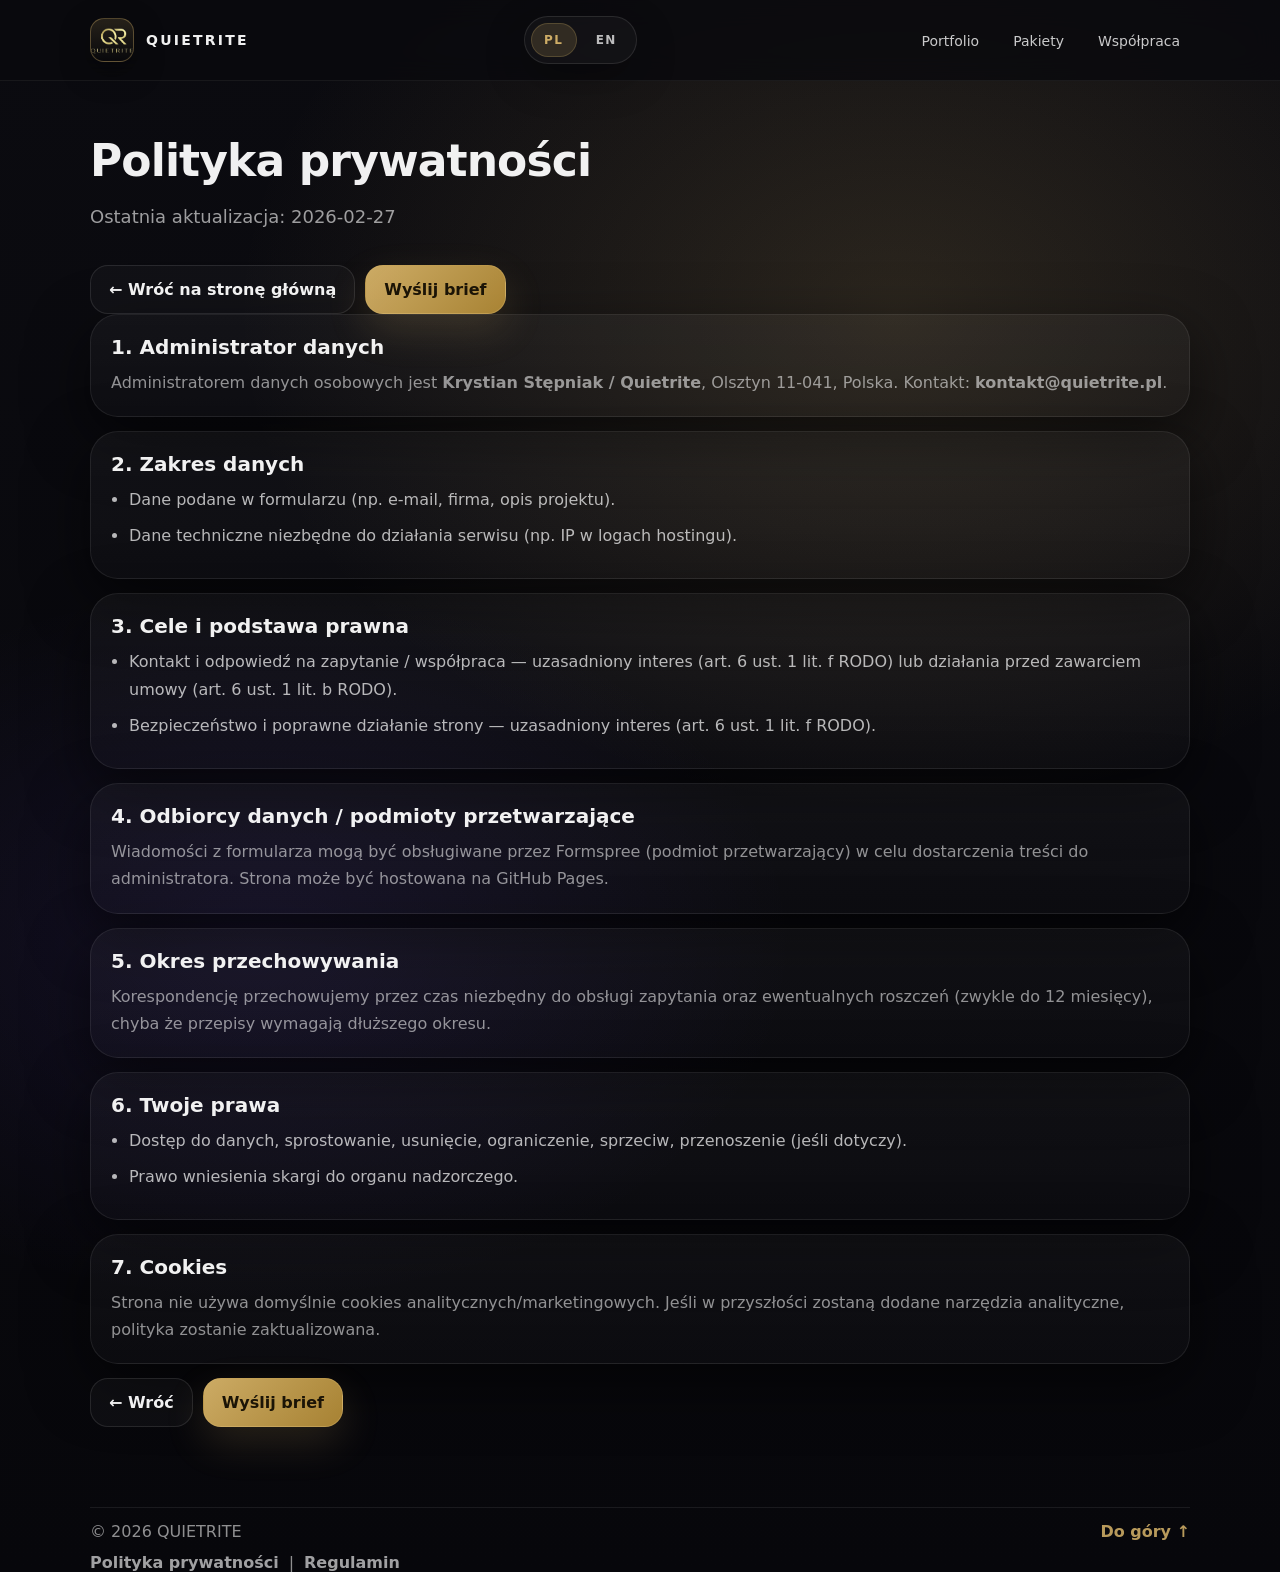
<file: polityka-prywatnosci.html>
<!doctype html>
<html lang="pl">
<head>
  <meta charset="utf-8" />
  <meta name="viewport" content="width=device-width, initial-scale=1, viewport-fit=cover" />
  <meta name="robots" content="index,follow" />
  <meta name="color-scheme" content="dark light" />

  <title>Polityka prywatności — Quietrite</title>
  <meta name="description" content="Polityka prywatności quietrite.pl — informacje o przetwarzaniu danych i kontakcie." />

  <link rel="canonical" href="https://quietrite.pl/polityka-prywatnosci.html" />

  <!-- hreflang -->
  <link rel="alternate" href="https://quietrite.pl/polityka-prywatnosci.html" hreflang="pl" />
  <link rel="alternate" href="https://quietrite.pl/en/privacy.html" hreflang="en" />
  <link rel="alternate" href="https://quietrite.pl/" hreflang="x-default" />

  <link rel="stylesheet" href="/styles.css?v=12" />
  <script src="/script.js?v=12" defer></script>
</head>

<body>
  <a class="skip-link" href="#main">Przejdź do treści</a>

  <header class="header" id="top">
    <div class="container header__inner">
      <a class="brand" href="/" aria-label="Quietrite — strona główna">
        <span class="brand__badge" aria-hidden="true">
          <img class="brand__logo" src="/quietrite-logo.png" alt="" width="44" height="44" decoding="async" />
        </span>
        <span class="brand__name">QUIETRITE</span>
      </a>

      <div class="lang-switch" aria-label="Wybór języka">
        <a class="lang-switch__link is-active" href="/" aria-current="page">PL</a>
        <a class="lang-switch__link" href="/en/">EN</a>
      </div>

      <nav class="nav" aria-label="Nawigacja">
        <ul class="nav__list">
          <li><a class="nav__link" href="/#portfolio">Portfolio</a></li>
          <li><a class="nav__link" href="/#pakiety">Pakiety</a></li>
          <li><a class="nav__link" href="/#wspolpraca">Współpraca</a></li>
        </ul>
      </nav>
    </div>
  </header>

  <main id="main" class="section">
    <div class="container" data-reveal>
      <div class="legal-header">
        <h1 class="section__title">Polityka prywatności</h1>
        <p class="section__subtitle">Ostatnia aktualizacja: 2026-02-27</p>

        <div class="legal-actions">
          <a class="btn btn--ghost" href="/">← Wróć na stronę główną</a>
          <a class="btn btn--primary" href="/#wspolpraca">Wyślij brief</a>
        </div>
      </div>

      <article class="card legal">
        <h2 class="card__title">1. Administrator danych</h2>
        <p class="muted">
          Administratorem danych osobowych jest <strong>Krystian Stępniak / Quietrite</strong>,
          Olsztyn 11-041, Polska. Kontakt: <strong>kontakt@quietrite.pl</strong>.
        </p>
      </article>

      <article class="card legal u-mt">
        <h2 class="card__title">2. Zakres danych</h2>
        <ul class="bullets">
          <li>Dane podane w formularzu (np. e-mail, firma, opis projektu).</li>
          <li>Dane techniczne niezbędne do działania serwisu (np. IP w logach hostingu).</li>
        </ul>
      </article>

      <article class="card legal u-mt">
        <h2 class="card__title">3. Cele i podstawa prawna</h2>
        <ul class="bullets">
          <li>Kontakt i odpowiedź na zapytanie / współpraca — uzasadniony interes (art. 6 ust. 1 lit. f RODO) lub działania przed zawarciem umowy (art. 6 ust. 1 lit. b RODO).</li>
          <li>Bezpieczeństwo i poprawne działanie strony — uzasadniony interes (art. 6 ust. 1 lit. f RODO).</li>
        </ul>
      </article>

      <article class="card legal u-mt">
        <h2 class="card__title">4. Odbiorcy danych / podmioty przetwarzające</h2>
        <p class="muted">
          Wiadomości z formularza mogą być obsługiwane przez Formspree (podmiot przetwarzający) w celu dostarczenia treści do administratora.
          Strona może być hostowana na GitHub Pages.
        </p>
      </article>

      <article class="card legal u-mt">
        <h2 class="card__title">5. Okres przechowywania</h2>
        <p class="muted">
          Korespondencję przechowujemy przez czas niezbędny do obsługi zapytania oraz ewentualnych roszczeń (zwykle do 12 miesięcy),
          chyba że przepisy wymagają dłuższego okresu.
        </p>
      </article>

      <article class="card legal u-mt">
        <h2 class="card__title">6. Twoje prawa</h2>
        <ul class="bullets">
          <li>Dostęp do danych, sprostowanie, usunięcie, ograniczenie, sprzeciw, przenoszenie (jeśli dotyczy).</li>
          <li>Prawo wniesienia skargi do organu nadzorczego.</li>
        </ul>
      </article>

      <article class="card legal u-mt">
        <h2 class="card__title">7. Cookies</h2>
        <p class="muted">
          Strona nie używa domyślnie cookies analitycznych/marketingowych. Jeśli w przyszłości zostaną dodane narzędzia analityczne,
          polityka zostanie zaktualizowana.
        </p>
      </article>

      <div class="legal-footer u-mt">
        <a class="btn btn--ghost" href="/">← Wróć</a>
        <a class="btn btn--primary" href="/#wspolpraca">Wyślij brief</a>
      </div>
    </div>
  </main>

  <footer class="footer">
    <div class="container">
      <div class="footer__line"></div>
      <div class="footer__bottom">
        <span>© <span id="year"></span> QUIETRITE</span>
        <a class="footer__link" href="#top">Do góry ↑</a>
      </div>
      <div class="footer-legal">
        <a href="/polityka-prywatnosci.html">Polityka prywatności</a> |
        <a href="/regulamin.html">Regulamin</a>
      </div>
    </div>
  </footer>
</body>
</html>
</file>
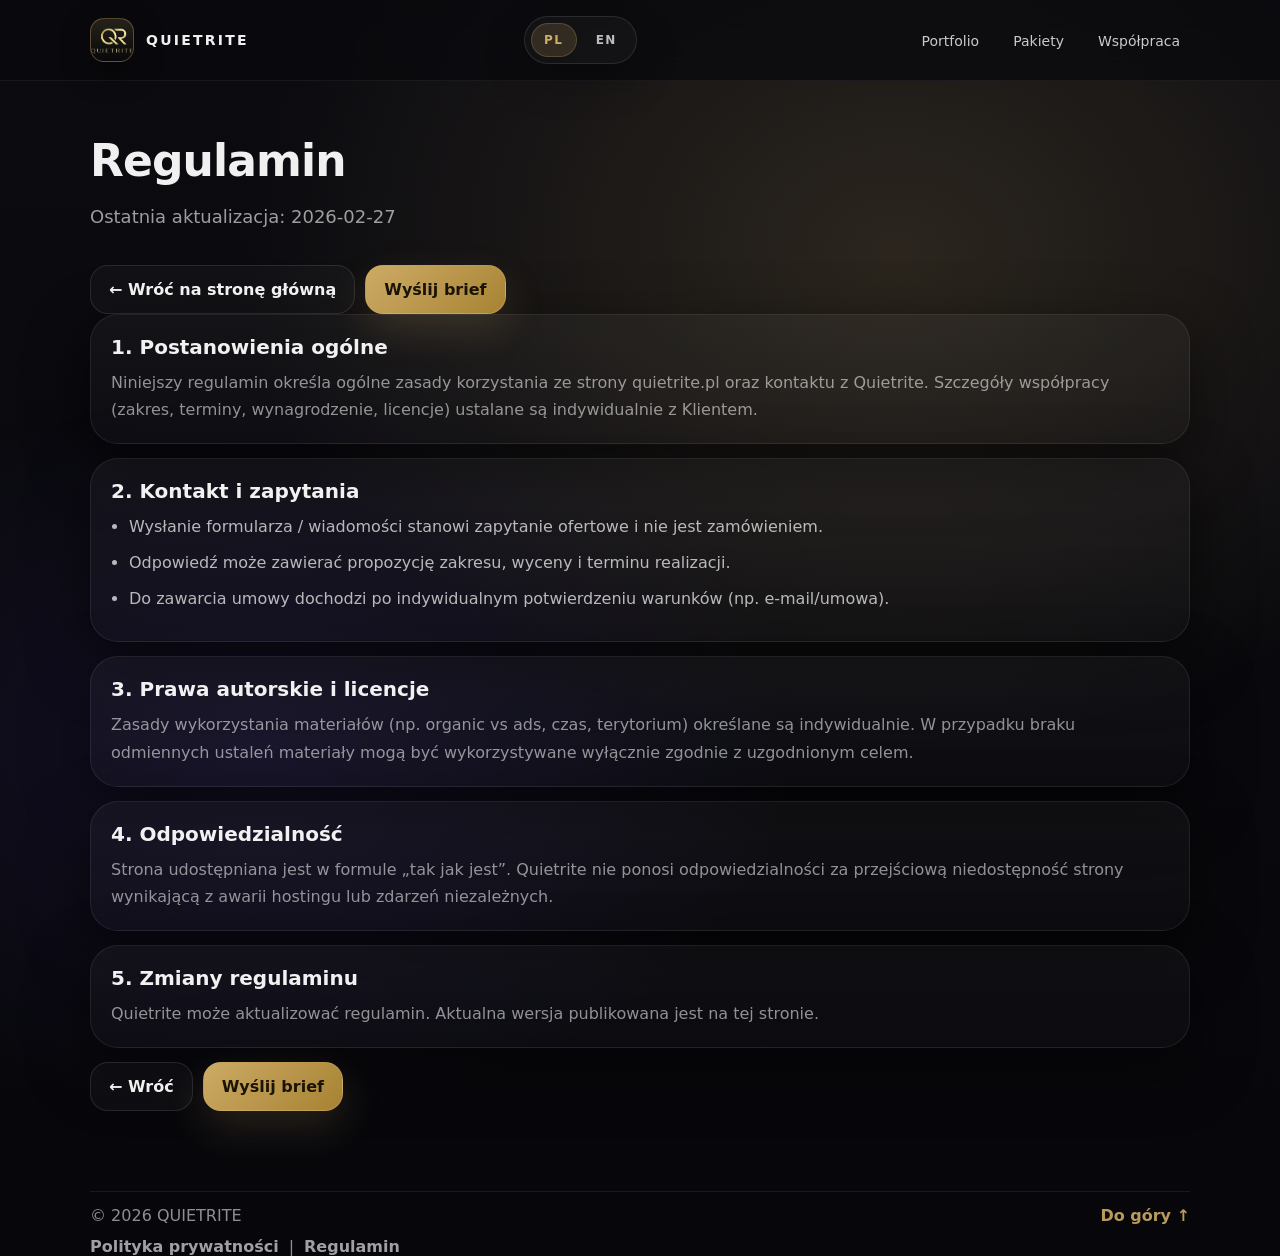
<file: regulamin.html>
<!doctype html>
<html lang="pl">
<head>
  <meta charset="utf-8" />
  <meta name="viewport" content="width=device-width, initial-scale=1, viewport-fit=cover" />
  <meta name="robots" content="index,follow" />
  <meta name="color-scheme" content="dark light" />

  <title>Regulamin — Quietrite</title>
  <meta name="description" content="Regulamin quietrite.pl — ogólne zasady korzystania ze strony i kontaktu." />

  <link rel="canonical" href="https://quietrite.pl/regulamin.html" />

  <!-- hreflang -->
  <link rel="alternate" href="https://quietrite.pl/regulamin.html" hreflang="pl" />
  <link rel="alternate" href="https://quietrite.pl/en/terms.html" hreflang="en" />
  <link rel="alternate" href="https://quietrite.pl/" hreflang="x-default" />

  <link rel="stylesheet" href="/styles.css?v=12" />
  <script src="/script.js?v=12" defer></script>
</head>

<body>
  <a class="skip-link" href="#main">Przejdź do treści</a>

  <header class="header" id="top">
    <div class="container header__inner">
      <a class="brand" href="/" aria-label="Quietrite — strona główna">
        <span class="brand__badge" aria-hidden="true">
          <img class="brand__logo" src="/quietrite-logo.png" alt="" width="44" height="44" decoding="async" />
        </span>
        <span class="brand__name">QUIETRITE</span>
      </a>

      <div class="lang-switch" aria-label="Wybór języka">
        <a class="lang-switch__link is-active" href="/" aria-current="page">PL</a>
        <a class="lang-switch__link" href="/en/">EN</a>
      </div>

      <nav class="nav" aria-label="Nawigacja">
        <ul class="nav__list">
          <li><a class="nav__link" href="/#portfolio">Portfolio</a></li>
          <li><a class="nav__link" href="/#pakiety">Pakiety</a></li>
          <li><a class="nav__link" href="/#wspolpraca">Współpraca</a></li>
        </ul>
      </nav>
    </div>
  </header>

  <main id="main" class="section">
  <div class="container" data-reveal>
    <div class="legal-header">
      <h1 class="section__title">Regulamin</h1>
      <p class="section__subtitle">Ostatnia aktualizacja: 2026-02-27</p>

      <div class="legal-actions">
        <a class="btn btn--ghost" href="/">← Wróć na stronę główną</a>
        <a class="btn btn--primary" href="/#wspolpraca">Wyślij brief</a>
      </div>
    </div>

    <article class="card legal">
      <h2 class="card__title">1. Postanowienia ogólne</h2>
      <p class="muted">
        Niniejszy regulamin określa ogólne zasady korzystania ze strony quietrite.pl oraz kontaktu z Quietrite.
        Szczegóły współpracy (zakres, terminy, wynagrodzenie, licencje) ustalane są indywidualnie z Klientem.
      </p>
    </article>

    <article class="card legal u-mt">
      <h2 class="card__title">2. Kontakt i zapytania</h2>
      <ul class="bullets">
        <li>Wysłanie formularza / wiadomości stanowi zapytanie ofertowe i nie jest zamówieniem.</li>
        <li>Odpowiedź może zawierać propozycję zakresu, wyceny i terminu realizacji.</li>
        <li>Do zawarcia umowy dochodzi po indywidualnym potwierdzeniu warunków (np. e-mail/umowa).</li>
      </ul>
    </article>

    <article class="card legal u-mt">
      <h2 class="card__title">3. Prawa autorskie i licencje</h2>
      <p class="muted">
        Zasady wykorzystania materiałów (np. organic vs ads, czas, terytorium) określane są indywidualnie.
        W przypadku braku odmiennych ustaleń materiały mogą być wykorzystywane wyłącznie zgodnie z uzgodnionym celem.
      </p>
    </article>

    <article class="card legal u-mt">
      <h2 class="card__title">4. Odpowiedzialność</h2>
      <p class="muted">
        Strona udostępniana jest w formule „tak jak jest”. Quietrite nie ponosi odpowiedzialności za przejściową
        niedostępność strony wynikającą z awarii hostingu lub zdarzeń niezależnych.
      </p>
    </article>

    <article class="card legal u-mt">
      <h2 class="card__title">5. Zmiany regulaminu</h2>
      <p class="muted">
        Quietrite może aktualizować regulamin. Aktualna wersja publikowana jest na tej stronie.
      </p>
    </article>

    <div class="legal-footer u-mt">
      <a class="btn btn--ghost" href="/">← Wróć</a>
      <a class="btn btn--primary" href="/#wspolpraca">Wyślij brief</a>
    </div>
  </div>
</main>

  <footer class="footer">
    <div class="container">
      <div class="footer__line"></div>
      <div class="footer__bottom">
        <span>© <span id="year"></span> QUIETRITE</span>
        <a class="footer__link" href="#top">Do góry ↑</a>
      </div>
      <div class="footer-legal">
        <a href="/polityka-prywatnosci.html">Polityka prywatności</a> |
        <a href="/regulamin.html">Regulamin</a>
      </div>
    </div>
  </footer>
</body>
</html>
</file>
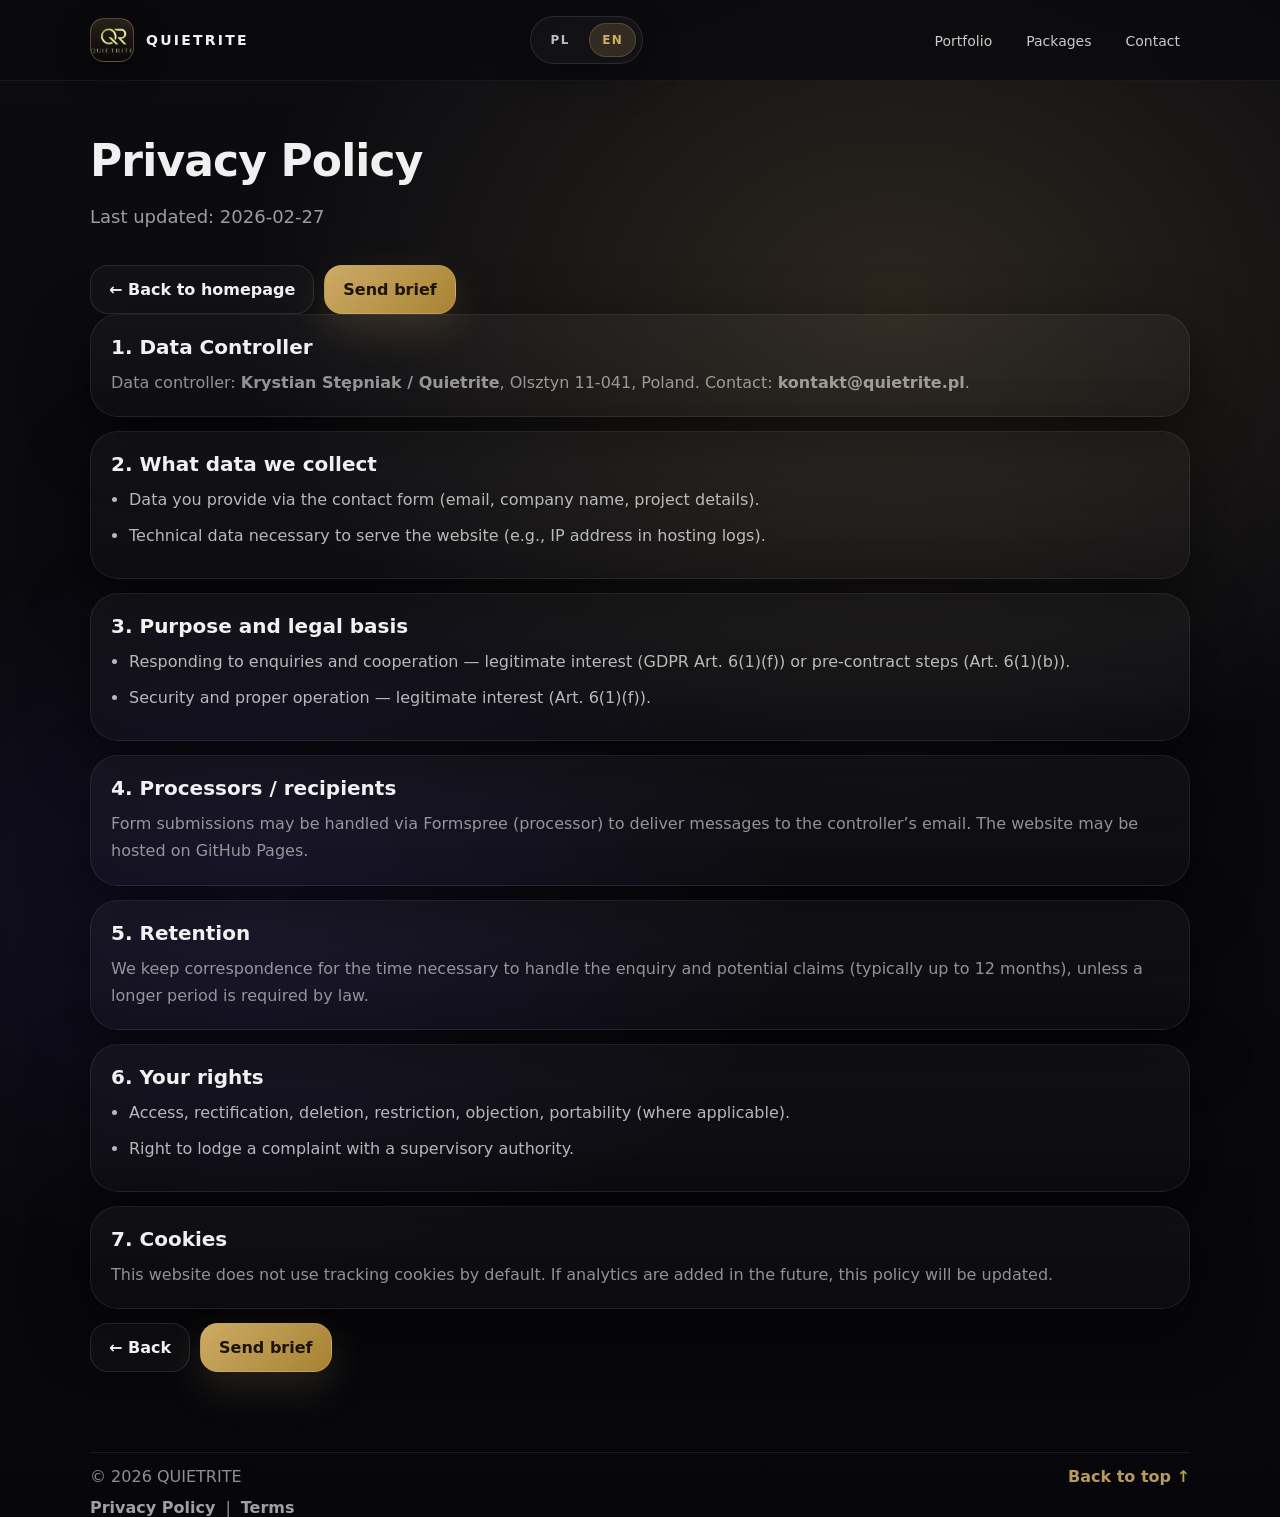
<file: en/privacy.html>
<!doctype html>
<html lang="en">
<head>
  <meta charset="utf-8" />
  <meta name="viewport" content="width=device-width, initial-scale=1, viewport-fit=cover" />
  <meta name="robots" content="index,follow" />
  <meta name="color-scheme" content="dark light" />

  <title>Privacy Policy — Quietrite</title>
  <meta name="description" content="Privacy Policy for quietrite.pl — information about data processing and contact details." />

  <link rel="canonical" href="https://quietrite.pl/en/privacy.html" />

  <!-- hreflang -->
  <link rel="alternate" href="https://quietrite.pl/polityka-prywatnosci.html" hreflang="pl" />
  <link rel="alternate" href="https://quietrite.pl/en/privacy.html" hreflang="en" />
  <link rel="alternate" href="https://quietrite.pl/" hreflang="x-default" />

  <link rel="stylesheet" href="/styles.css?v=12" />
  <script src="/script.js?v=12" defer></script>
</head>

<body>
  <a class="skip-link" href="#main">Skip to content</a>

  <header class="header" id="top">
    <div class="container header__inner">
      <a class="brand" href="/en/" aria-label="Quietrite — homepage">
        <span class="brand__badge" aria-hidden="true">
          <img class="brand__logo" src="/quietrite-logo.png" alt="" width="44" height="44" decoding="async" />
        </span>
        <span class="brand__name">QUIETRITE</span>
      </a>

      <div class="lang-switch" aria-label="Language switch">
        <a class="lang-switch__link" href="/">PL</a>
        <a class="lang-switch__link is-active" href="/en/" aria-current="page">EN</a>
      </div>

      <nav class="nav" aria-label="Navigation">
        <ul class="nav__list">
          <li><a class="nav__link" href="/en/#portfolio">Portfolio</a></li>
          <li><a class="nav__link" href="/en/#packages">Packages</a></li>
          <li><a class="nav__link" href="/en/#contact">Contact</a></li>
        </ul>
      </nav>
    </div>
  </header>

  <main id="main" class="section">
    <div class="container" data-reveal>
      <div class="legal-header">
        <h1 class="section__title">Privacy Policy</h1>
        <p class="section__subtitle">Last updated: 2026-02-27</p>

        <div class="legal-actions">
          <a class="btn btn--ghost" href="/en/">← Back to homepage</a>
          <a class="btn btn--primary" href="/en/#contact">Send brief</a>
        </div>
      </div>

      <article class="card legal">
        <h2 class="card__title">1. Data Controller</h2>
        <p class="muted">
          Data controller: <strong>Krystian Stępniak / Quietrite</strong>, Olsztyn 11-041, Poland.
          Contact: <strong>kontakt@quietrite.pl</strong>.
        </p>
      </article>

      <article class="card legal u-mt">
        <h2 class="card__title">2. What data we collect</h2>
        <ul class="bullets">
          <li>Data you provide via the contact form (email, company name, project details).</li>
          <li>Technical data necessary to serve the website (e.g., IP address in hosting logs).</li>
        </ul>
      </article>

      <article class="card legal u-mt">
        <h2 class="card__title">3. Purpose and legal basis</h2>
        <ul class="bullets">
          <li>Responding to enquiries and cooperation — legitimate interest (GDPR Art. 6(1)(f)) or pre-contract steps (Art. 6(1)(b)).</li>
          <li>Security and proper operation — legitimate interest (Art. 6(1)(f)).</li>
        </ul>
      </article>

      <article class="card legal u-mt">
        <h2 class="card__title">4. Processors / recipients</h2>
        <p class="muted">
          Form submissions may be handled via Formspree (processor) to deliver messages to the controller’s email.
          The website may be hosted on GitHub Pages.
        </p>
      </article>

      <article class="card legal u-mt">
        <h2 class="card__title">5. Retention</h2>
        <p class="muted">
          We keep correspondence for the time necessary to handle the enquiry and potential claims (typically up to 12 months),
          unless a longer period is required by law.
        </p>
      </article>

      <article class="card legal u-mt">
        <h2 class="card__title">6. Your rights</h2>
        <ul class="bullets">
          <li>Access, rectification, deletion, restriction, objection, portability (where applicable).</li>
          <li>Right to lodge a complaint with a supervisory authority.</li>
        </ul>
      </article>

      <article class="card legal u-mt">
        <h2 class="card__title">7. Cookies</h2>
        <p class="muted">
          This website does not use tracking cookies by default. If analytics are added in the future, this policy will be updated.
        </p>
      </article>

      <div class="legal-footer u-mt">
        <a class="btn btn--ghost" href="/en/">← Back</a>
        <a class="btn btn--primary" href="/en/#contact">Send brief</a>
      </div>
    </div>
  </main>

  <footer class="footer">
    <div class="container">
      <div class="footer__line"></div>
      <div class="footer__bottom">
        <span>© <span id="year"></span> QUIETRITE</span>
        <a class="footer__link" href="#top">Back to top ↑</a>
      </div>
      <div class="footer-legal">
        <a href="/en/privacy.html">Privacy Policy</a> |
        <a href="/en/terms.html">Terms</a>
      </div>
    </div>
  </footer>
</body>
</html>
</file>
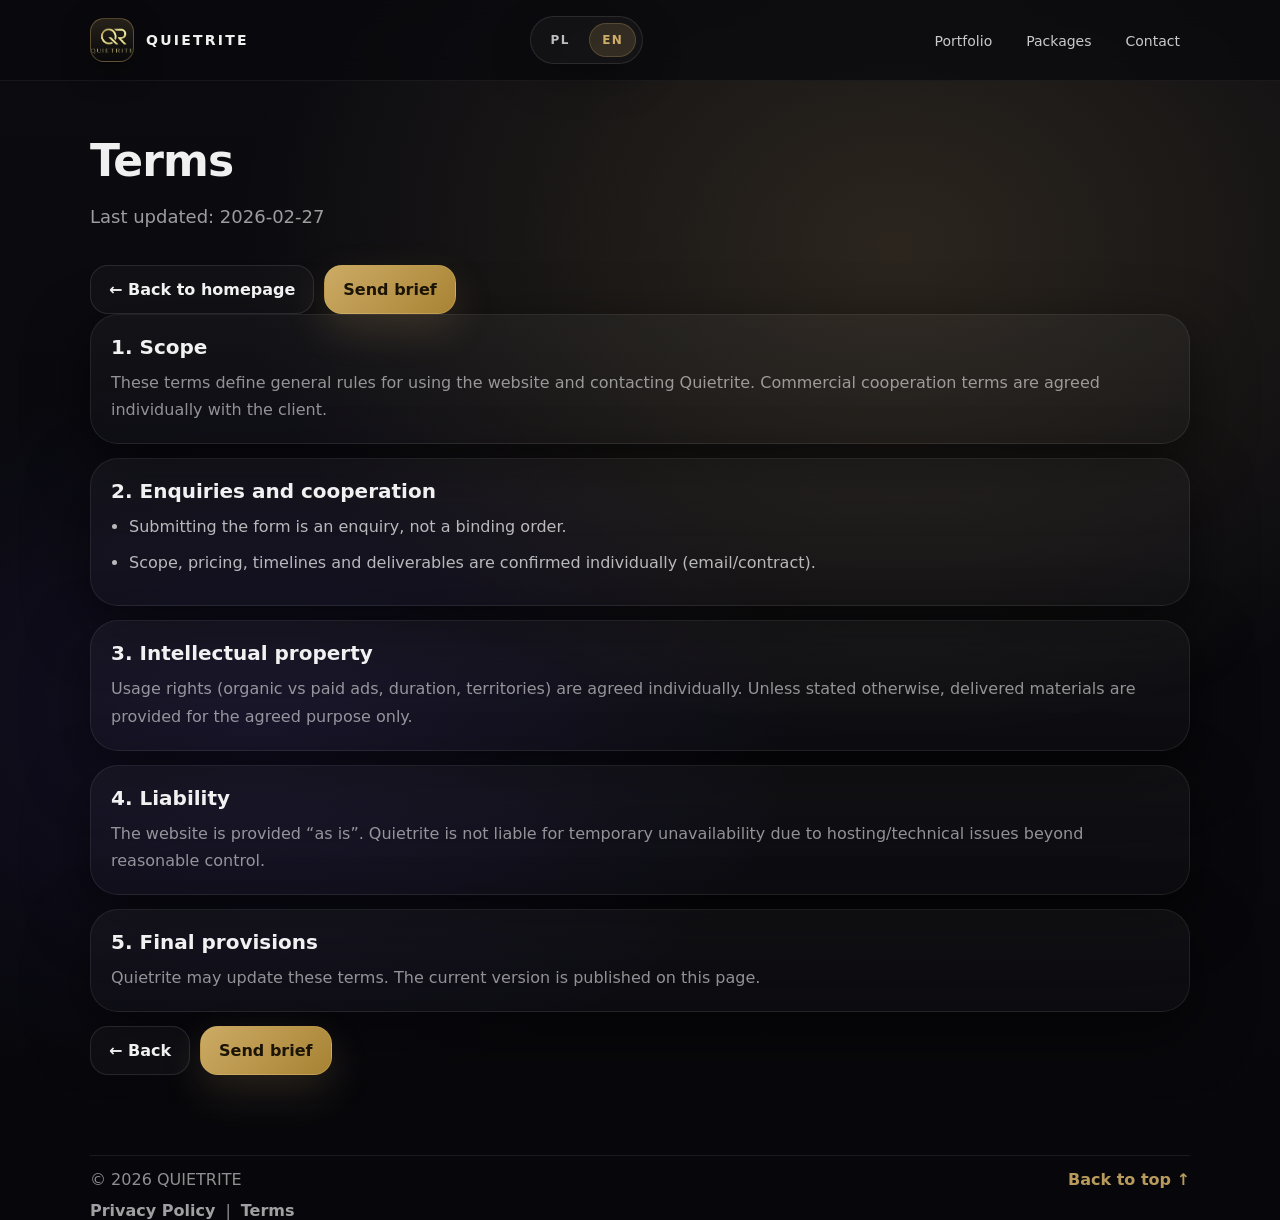
<file: en/terms.html>
<!doctype html>
<html lang="en">
<head>
  <meta charset="utf-8" />
  <meta name="viewport" content="width=device-width, initial-scale=1, viewport-fit=cover" />
  <meta name="robots" content="index,follow" />
  <meta name="color-scheme" content="dark light" />

  <title>Terms — Quietrite</title>
  <meta name="description" content="Terms for quietrite.pl — general conditions of cooperation and website use." />

  <link rel="canonical" href="https://quietrite.pl/en/terms.html" />

  <!-- hreflang -->
  <link rel="alternate" href="https://quietrite.pl/regulamin.html" hreflang="pl" />
  <link rel="alternate" href="https://quietrite.pl/en/terms.html" hreflang="en" />
  <link rel="alternate" href="https://quietrite.pl/" hreflang="x-default" />

  <link rel="stylesheet" href="/styles.css?v=12" />
  <script src="/script.js?v=12" defer></script>
</head>

<body>
  <a class="skip-link" href="#main">Skip to content</a>

  <header class="header" id="top">
    <div class="container header__inner">
      <a class="brand" href="/en/" aria-label="Quietrite — homepage">
        <span class="brand__badge" aria-hidden="true">
          <img class="brand__logo" src="/quietrite-logo.png" alt="" width="44" height="44" decoding="async" />
        </span>
        <span class="brand__name">QUIETRITE</span>
      </a>

      <div class="lang-switch" aria-label="Language switch">
        <a class="lang-switch__link" href="/">PL</a>
        <a class="lang-switch__link is-active" href="/en/" aria-current="page">EN</a>
      </div>

      <nav class="nav" aria-label="Navigation">
        <ul class="nav__list">
          <li><a class="nav__link" href="/en/#portfolio">Portfolio</a></li>
          <li><a class="nav__link" href="/en/#packages">Packages</a></li>
          <li><a class="nav__link" href="/en/#contact">Contact</a></li>
        </ul>
      </nav>
    </div>
  </header>

  <main id="main" class="section">
    <div class="container" data-reveal>
      <div class="legal-header">
        <h1 class="section__title">Terms</h1>
        <p class="section__subtitle">Last updated: 2026-02-27</p>

        <div class="legal-actions">
          <a class="btn btn--ghost" href="/en/">← Back to homepage</a>
          <a class="btn btn--primary" href="/en/#contact">Send brief</a>
        </div>
      </div>

      <article class="card legal">
        <h2 class="card__title">1. Scope</h2>
        <p class="muted">
          These terms define general rules for using the website and contacting Quietrite. Commercial cooperation terms are agreed individually with the client.
        </p>
      </article>

      <article class="card legal u-mt">
        <h2 class="card__title">2. Enquiries and cooperation</h2>
        <ul class="bullets">
          <li>Submitting the form is an enquiry, not a binding order.</li>
          <li>Scope, pricing, timelines and deliverables are confirmed individually (email/contract).</li>
        </ul>
      </article>

      <article class="card legal u-mt">
        <h2 class="card__title">3. Intellectual property</h2>
        <p class="muted">
          Usage rights (organic vs paid ads, duration, territories) are agreed individually. Unless stated otherwise, delivered materials are provided for the agreed purpose only.
        </p>
      </article>

      <article class="card legal u-mt">
        <h2 class="card__title">4. Liability</h2>
        <p class="muted">
          The website is provided “as is”. Quietrite is not liable for temporary unavailability due to hosting/technical issues beyond reasonable control.
        </p>
      </article>

      <article class="card legal u-mt">
        <h2 class="card__title">5. Final provisions</h2>
        <p class="muted">
          Quietrite may update these terms. The current version is published on this page.
        </p>
      </article>

      <div class="legal-footer u-mt">
        <a class="btn btn--ghost" href="/en/">← Back</a>
        <a class="btn btn--primary" href="/en/#contact">Send brief</a>
      </div>
    </div>
  </main>

  <footer class="footer">
    <div class="container">
      <div class="footer__line"></div>
      <div class="footer__bottom">
        <span>© <span id="year"></span> QUIETRITE</span>
        <a class="footer__link" href="#top">Back to top ↑</a>
      </div>
      <div class="footer-legal">
        <a href="/en/privacy.html">Privacy Policy</a> |
        <a href="/en/terms.html">Terms</a>
      </div>
    </div>
  </footer>
</body>
</html>
</file>
<file: styles.css>
:root{
  --bg:#0b0b10;
  --bg2:#07070b;
  --card: rgba(255,255,255,.04);
  --card2: rgba(255,255,255,.06);
  --stroke: rgba(255,255,255,.08);
  --text: rgba(255,255,255,.94);
  --muted: rgba(255,255,255,.64);
  --muted2: rgba(255,255,255,.52);

  --gold:#d7b46a;
  --gold2:#b99038;

  --shadow: 0 20px 60px rgba(0,0,0,.55);
  --blur: blur(14px);

  --radius: 22px;
  --radius2: 28px;

  --container: 1100px;

  --ease: cubic-bezier(.2,.8,.2,1);
}

*{box-sizing:border-box}
html{scroll-behavior:smooth}
body{
  margin:0;
  font-family: ui-sans-serif, system-ui, -apple-system, Segoe UI, Roboto, Helvetica, Arial, "Apple Color Emoji","Segoe UI Emoji";
  background:
    radial-gradient(1200px 900px at 70% 20%, rgba(215,180,106,.16), transparent 55%),
    radial-gradient(900px 600px at 20% 60%, rgba(120,85,255,.10), transparent 60%),
    linear-gradient(180deg, var(--bg), var(--bg2));
  color:var(--text);
  overflow-x:hidden;
}

img{max-width:100%; height:auto; display:block}
a{color:inherit; text-decoration:none}
button{font:inherit}

.container{
  width:min(var(--container), 92vw);
  margin-inline:auto;
}

.skip-link{
  position:absolute;
  left:-999px;
  top:12px;
  background:#fff;
  color:#000;
  padding:10px 12px;
  border-radius:10px;
  z-index:9999;
}
.skip-link:focus{left:12px}

/* HEADER */
.header{
  position:sticky;
  top:0;
  z-index:50;
  border-bottom:1px solid rgba(255,255,255,.06);
  background: rgba(10,10,14,.78);
  backdrop-filter: var(--blur);
  -webkit-backdrop-filter: var(--blur);
}

.header__inner{
  display:flex;
  align-items:center;
  justify-content:space-between;
  padding:16px 0;
  gap:12px;
}

.brand{
  display:flex;
  align-items:center;
  gap:12px;
  min-width:0;
}

.brand__badge{
  width:44px;
  height:44px;
  display:grid;
  place-items:center;
  border-radius:14px;
  border:1px solid rgba(215,180,106,.35);
  background: linear-gradient(180deg, rgba(215,180,106,.14), rgba(0,0,0,.10));
  box-shadow: 0 10px 30px rgba(0,0,0,.35);
  overflow:hidden;
}

.brand__logo{
  width:44px;
  height:44px;
  object-fit:cover;
}

.brand__name{
  letter-spacing:.16em;
  font-weight:700;
  font-size:14px;
  white-space:nowrap;
  overflow:hidden;
  text-overflow:ellipsis;
}

/* MENU TOGGLE */
.menu-toggle{
  width:48px;
  height:48px;
  border-radius:16px;
  border:1px solid rgba(255,255,255,.08);
  background: rgba(255,255,255,.03);
  color:var(--text);
  display:grid;
  place-items:center;
  cursor:pointer;
  position:relative;
  transition: transform 180ms var(--ease), background 180ms var(--ease), border-color 180ms var(--ease);
  -webkit-tap-highlight-color: transparent;
  touch-action: manipulation;
}
.menu-toggle:hover{transform: translateY(-1px); background: rgba(255,255,255,.05)}
.menu-toggle:active{transform: translateY(0px) scale(.98)}
.menu-toggle__lines{
  width:18px;
  height:12px;
  position:relative;
}
.menu-toggle__lines::before,
.menu-toggle__lines::after{
  content:"";
  position:absolute;
  left:0;
  right:0;
  height:2px;
  border-radius:2px;
  background: rgba(255,255,255,.86);
}
.menu-toggle__lines::before{top:1px}
.menu-toggle__lines::after{bottom:1px}

/* NAV */
.nav{
  display:flex;
  align-items:center;
  gap:18px;
}

.nav__list{
  list-style:none;
  padding:0;
  margin:0;
  display:flex;
  gap:14px;
}

.nav__link{
  font-size:14px;
  color:rgba(255,255,255,.78);
  padding:10px 10px;
  border-radius:12px;
  transition: background 180ms var(--ease), color 180ms var(--ease);
}
.nav__link:hover{
  background: rgba(255,255,255,.05);
  color:rgba(255,255,255,.95);
}

.btn{
  display:inline-flex;
  align-items:center;
  justify-content:center;
  gap:10px;
  border-radius:18px;
  padding:14px 18px;
  font-weight:700;
  border:1px solid rgba(255,255,255,.10);
  background: rgba(255,255,255,.02);
  transition: transform 180ms var(--ease), background 180ms var(--ease), border-color 180ms var(--ease), box-shadow 180ms var(--ease);
  cursor:pointer;
  -webkit-tap-highlight-color: transparent;
  touch-action: manipulation;
}

.btn--primary{
  background: linear-gradient(135deg, rgba(215,180,106,.95), rgba(185,144,56,.90));
  border-color: rgba(215,180,106,.35);
  color:#1b1406;
  box-shadow: 0 16px 40px rgba(215,180,106,.16);
}
.btn--primary:hover{transform: translateY(-1px)}
.btn--ghost{
  background: rgba(255,255,255,.03);
  border-color: rgba(255,255,255,.10);
}
.btn--ghost:hover{transform: translateY(-1px); background: rgba(255,255,255,.05)}
.btn--full{width:100%}
.btn--nav{display:none}

/* MOBILE NAV */
.nav-overlay{
  position:fixed;
  inset:0;
  background: rgba(0,0,0,.55);
  backdrop-filter: blur(10px);
  -webkit-backdrop-filter: blur(10px);
  z-index:49;
}

@media (max-width: 880px){
  .nav{
    position:fixed;
    top:74px;
    right:12px;
    left:12px;
    background: rgba(10,10,14,.90);
    border:1px solid rgba(255,255,255,.10);
    border-radius: 20px;
    padding:16px;
    flex-direction:column;
    align-items:stretch;
    transform: translateY(-10px);
    opacity:0;
    pointer-events:none;
    transition: opacity 200ms var(--ease), transform 200ms var(--ease);
    box-shadow: var(--shadow);
    z-index:50;
  }
  .nav[data-state="open"]{
    opacity:1;
    transform: translateY(0);
    pointer-events:auto;
  }
  .nav__list{
    flex-direction:column;
    gap:6px;
  }
  .nav__link{
    padding:12px 12px;
    background: rgba(255,255,255,.03);
    border:1px solid rgba(255,255,255,.06);
  }
  .btn--nav{display:inline-flex}
}

/* HERO */
.hero{
  padding:56px 0 30px;
  position:relative;
}

.hero__inner{
  position:relative;
  z-index:2;
}

.eyebrow{
  margin:0 0 14px;
  font-weight:800;
  letter-spacing:.22em;
  text-transform:uppercase;
  color: rgba(215,180,106,.78);
  font-size:12px;
}

.hero__title{
  margin:0 0 14px;
  font-size: clamp(38px, 7vw, 64px);
  line-height:1.02;
  letter-spacing:-.02em;
}
.hero__muted{color: rgba(255,255,255,.60)}

.hero__lead{
  margin:0 0 22px;
  color: rgba(255,255,255,.65);
  font-size: 18px;
  line-height:1.55;
  max-width: 60ch;
}

.hero__actions{
  display:flex;
  gap:12px;
  flex-wrap:wrap;
  margin-bottom:22px;
}

.chips{
  display:grid;
  grid-template-columns: repeat(3, minmax(0,1fr));
  gap:12px;
}
@media (max-width: 720px){
  .chips{grid-template-columns: 1fr}
}

.chip{
  padding:16px 16px;
  border-radius: 18px;
  border:1px solid rgba(255,255,255,.08);
  background: rgba(255,255,255,.03);
  box-shadow: 0 14px 40px rgba(0,0,0,.25);
}
.chip__title{font-weight:800; margin-bottom:6px}
.chip__desc{color: rgba(255,255,255,.60)}

.hero__glow{
  position:absolute;
  inset:-40px 0 auto 0;
  height:360px;
  background: radial-gradient(600px 260px at 30% 40%, rgba(215,180,106,.20), transparent 70%),
              radial-gradient(520px 300px at 70% 10%, rgba(120,85,255,.14), transparent 70%);
  filter: blur(12px);
  opacity:.95;
  pointer-events:none;
}

/* SECTION */
.section{
  padding:54px 0;
}
.section__title{
  margin:0;
  font-size: clamp(28px, 4.5vw, 44px);
  letter-spacing:-.02em;
}
.section__subtitle{
  margin:10px 0 22px;
  color: rgba(255,255,255,.60);
  font-size: 18px;
}

.grid{
  display:grid;
  gap:14px;
}
.grid--2{grid-template-columns: repeat(2, minmax(0,1fr))}
.grid--3{grid-template-columns: repeat(3, minmax(0,1fr))}
@media (max-width: 900px){
  .grid--2,.grid--3{grid-template-columns: 1fr}
}

/* Cards */
.card{
  border-radius: var(--radius2);
  border:1px solid rgba(255,255,255,.08);
  background: linear-gradient(180deg, rgba(255,255,255,.04), rgba(255,255,255,.02));
  box-shadow: var(--shadow);
  padding:18px;
}
.card--chart{padding:18px}
.card__title{margin:0 0 10px; font-size:22px}
.muted{color: rgba(255,255,255,.55); margin:8px 0 0}

.bullets{
  margin:0;
  padding-left:18px;
  color: rgba(255,255,255,.70);
  line-height:1.6;
}
.bullets li{margin:8px 0}

/* DONUT */
.donut{
  width: min(420px, 100%);
  aspect-ratio: 1 / 1;
  margin: 4px auto 14px;
  position:relative;
  display:grid;
  place-items:center;
  overflow: visible;
}

.donut__svg{
  width:100%;
  height:100%;
  transform: rotate(-90deg);
  filter: drop-shadow(0 16px 26px rgba(0,0,0,.45));
}

.donut__track{
  fill:none;
  stroke: rgba(255,255,255,.12);
  stroke-width: 12;
}

.donut__seg{
  fill:none;
  stroke-width: 12;
  stroke-linecap: round;
  stroke-dasharray: 0 999;
  stroke-dashoffset: 0;
  transition: stroke-dasharray 1200ms var(--ease), stroke-dashoffset 1200ms var(--ease);
}

.donut__seg--a{stroke: url(#gradB)}
.donut__seg--b{stroke: url(#gradA)}

.donut__center{
  position:absolute;
  inset:0;
  display:flex;
  flex-direction:column;
  align-items:center;
  justify-content:center;
  text-align:center;
  transform: translateY(-6px);
}

.donut__label{
  font-weight:800;
  color: rgba(255,255,255,.60);
  font-size: 22px;
  letter-spacing:.02em;
  margin-bottom: 10px;
}

.donut__value{
  font-weight:900;
  font-size: clamp(44px, 7vw, 72px);
  letter-spacing:-.03em;
}

.legend{
  display:grid;
  gap:10px;
  margin-top:6px;
}
.legend__row{
  display:grid;
  grid-template-columns: 18px 1fr auto;
  align-items:center;
  gap:10px;
  padding: 10px 10px;
  border-radius: 16px;
  background: rgba(255,255,255,.02);
  border:1px solid rgba(255,255,255,.06);
}
.legend__label{color: rgba(255,255,255,.70)}
.legend__value{font-weight:900}

.dot{ width:10px;height:10px;border-radius:999px; }
.dot--a{background: #FF4FD8}
.dot--b{background: #6A5CFF}

.donut__needle{
  position:absolute;
  width:10px;height:10px;
  border-radius:999px;
  background: linear-gradient(90deg, #6A5CFF, #FF4FD8);
  opacity:.75;
  filter: blur(.2px);
  box-shadow: 0 0 22px rgba(168,76,255,.45);
  top:50%;
  left:50%;
  transform-origin: 0 0;
  transform: translate(-50%,-50%) rotate(0deg) translate(0,-46%);
  animation: orbit 10s linear infinite;
  pointer-events:none;
}

@keyframes orbit{
  from{ transform: translate(-50%,-50%) rotate(0deg) translate(0,-46%); }
  to{ transform: translate(-50%,-50%) rotate(360deg) translate(0,-46%); }
}

/* PORTFOLIO CARDS */
.work{
  border-radius: var(--radius2);
  overflow:hidden;
  border:1px solid rgba(255,255,255,.08);
  background: rgba(255,255,255,.03);
  box-shadow: var(--shadow);
  transition: transform 180ms var(--ease), border-color 180ms var(--ease);
}
.work:hover{
  transform: translateY(-2px);
  border-color: rgba(255,255,255,.14);
}
@media (hover: none){
  .work:hover{transform:none}
}

.work__thumb{
  height: 160px;
  background:
    radial-gradient(600px 200px at 30% 10%, rgba(215,180,106,.20), transparent 55%),
    radial-gradient(400px 260px at 70% 70%, rgba(120,85,255,.18), transparent 65%),
    linear-gradient(180deg, rgba(255,255,255,.04), rgba(0,0,0,.06));
}
.work__meta{ padding:14px 14px 16px; }
.work__title{font-weight:900}
.work__desc{color: rgba(255,255,255,.60); margin-top:6px}

/* Portfolio video - idealny cover */
.work--video .work__thumb{
  position: relative;
  overflow: hidden;
  height: 200px;
}
.work--video .work__video{
  width: 100%;
  height: 100%;
  object-fit: cover;
  object-position: center;
  display: block;
  transform: translateZ(0);
}
@media (max-width: 768px){
  .work--video .work__thumb{ height: 260px; }
}

/* PRICING */
.pricing{
  display:grid;
  grid-template-columns: repeat(3, minmax(0,1fr));
  gap:14px;
}
@media (max-width: 980px){
  .pricing{grid-template-columns:1fr}
}

.price-card{
  border-radius: var(--radius2);
  border:1px solid rgba(255,255,255,.10);
  background: linear-gradient(180deg, rgba(255,255,255,.05), rgba(255,255,255,.02));
  box-shadow: var(--shadow);
  padding:18px;
  position:relative;
  transition: transform 180ms var(--ease), border-color 180ms var(--ease);
}
.price-card:hover{
  transform: translateY(-2px);
  border-color: rgba(255,255,255,.14);
}
@media (hover: none){
  .price-card:hover{transform:none}
}

.price-card__top{
  display:flex;
  align-items:baseline;
  justify-content:space-between;
  gap:12px;
  margin-bottom:10px;
}
.price-card__name{
  margin:0;
  letter-spacing:.18em;
  font-size:14px;
  color: rgba(215,180,106,.85);
}
.price-card__price{
  font-weight:900;
  font-size:22px;
}

.price-card__list{
  margin:0;
  padding-left:18px;
  color: rgba(255,255,255,.70);
  line-height:1.6;
}
.price-card__list li{margin:8px 0}

.price-card--featured{
  border-color: rgba(215,180,106,.22);
  background: radial-gradient(600px 280px at 30% 0%, rgba(215,180,106,.16), transparent 70%),
              linear-gradient(180deg, rgba(255,255,255,.05), rgba(255,255,255,.02));
}
.badge{
  position:absolute;
  top:14px;
  right:14px;
  font-size:12px;
  font-weight:900;
  padding:8px 10px;
  border-radius:999px;
  background: rgba(215,180,106,.14);
  border:1px solid rgba(215,180,106,.22);
  color: rgba(215,180,106,.95);
  max-width: calc(100% - 28px);
  white-space: nowrap;
  overflow: hidden;
  text-overflow: ellipsis;
}
/* Badge PRO fix */
.price-card--featured .price-card__top{ padding-top: 40px; }

.u-mt{margin-top:14px}

/* STEPS */
.steps{
  display:grid;
  grid-template-columns: repeat(4, minmax(0,1fr));
  gap:12px;
}
@media (max-width: 980px){
  .steps{grid-template-columns:1fr}
}
.step{
  border-radius: var(--radius2);
  border:1px solid rgba(255,255,255,.08);
  background: rgba(255,255,255,.03);
  padding:16px;
  box-shadow: 0 18px 50px rgba(0,0,0,.35);
}
.step__n{
  font-weight:900;
  color: rgba(215,180,106,.85);
  letter-spacing:.12em;
  margin-bottom:10px;
}
.step__t{font-weight:900; margin-bottom:8px}
.step__d{color: rgba(255,255,255,.62); line-height:1.55}

/* FAQ */
.faq{display:grid; gap:10px}
.faq__item{
  border-radius: 18px;
  border:1px solid rgba(255,255,255,.08);
  background: rgba(255,255,255,.03);
  padding: 10px 12px;
}
.faq__q{
  cursor:pointer;
  font-weight:900;
  list-style:none;
}
.faq__q::-webkit-details-marker{display:none}
.faq__a{color: rgba(255,255,255,.65); padding:10px 2px 2px; line-height:1.55}

/* CONTACT */
.contact{
  display:grid;
  gap:12px;
  max-width: 680px;
}
.contact__item{
  border-radius: 20px;
  border:1px solid rgba(255,255,255,.08);
  background: rgba(255,255,255,.03);
  padding: 14px 16px;
  display:flex;
  justify-content:space-between;
  align-items:center;
  gap:14px;
}
.contact__k{color: rgba(255,255,255,.55); font-weight:800}
.contact__v{font-weight:900}

/* FORM (PRO) */
input, select, textarea{ font: inherit; color: inherit; }

.brief-form{
  display: grid;
  gap: 14px;
  padding: 18px;
  margin-top: 14px;
  border-radius: var(--radius2);
  border: 1px solid rgba(255,255,255,.10);
  background: linear-gradient(180deg, rgba(255,255,255,.05), rgba(255,255,255,.02));
  box-shadow: var(--shadow);
  max-width: 720px;
}

@media (min-width: 860px){
  .brief-form{ grid-template-columns: 1fr 1fr; }
  .brief-form label.field:nth-of-type(3),
  .brief-form label.field:nth-of-type(4),
  .brief-form .hp,
  .brief-form button,
  .brief-form .form-note,
  .brief-form #formSuccess,
  .brief-form #formError{ grid-column: 1 / -1; }
}

.field{ display:grid; gap:8px; width:100%; }
.field__label{
  font-weight: 900;
  letter-spacing: .02em;
  color: rgba(255,255,255,.78);
  font-size: 14px;
}
.field__input{
  width: 100%;
  border-radius: 16px;
  border: 1px solid rgba(255,255,255,.12);
  background: rgba(255,255,255,.03);
  padding: 14px 14px;
  line-height: 1.2;
  transition: border-color 180ms var(--ease), background 180ms var(--ease), box-shadow 180ms var(--ease);
  -webkit-appearance: none;
  appearance: none;
}
.field__input::placeholder{ color: rgba(255,255,255,.42); }

select.field__input{
  padding-right: 44px;
  background-image:
    linear-gradient(45deg, transparent 50%, rgba(255,255,255,.70) 50%),
    linear-gradient(135deg, rgba(255,255,255,.70) 50%, transparent 50%),
    linear-gradient(to right, transparent, transparent);
  background-position:
    calc(100% - 18px) calc(50% - 2px),
    calc(100% - 12px) calc(50% - 2px),
    0 0;
  background-size: 6px 6px, 6px 6px, 100% 100%;
  background-repeat: no-repeat;
}

.field__textarea{ min-height: 150px; resize: vertical; }

.field__input:focus{
  outline: none;
  border-color: rgba(215,180,106,.55);
  background: rgba(255,255,255,.04);
  box-shadow: 0 0 0 4px rgba(215,180,106,.16);
}
.field__input:focus:invalid{
  border-color: rgba(255, 90, 90, .55);
  box-shadow: 0 0 0 4px rgba(255, 90, 90, .14);
}

.hp{
  position: absolute !important;
  left: -9999px !important;
  width: 1px !important;
  height: 1px !important;
  overflow: hidden !important;
}

#formSuccess,
#formError{
  margin: 0;
  padding: 12px 14px;
  border-radius: 16px;
  border: 1px solid rgba(255,255,255,.10);
  background: rgba(255,255,255,.03);
  color: rgba(255,255,255,.88);
}
#formSuccess{
  border-color: rgba(120, 255, 170, .25);
  background: rgba(120, 255, 170, .06);
}
#formError{
  border-color: rgba(255, 90, 90, .25);
  background: rgba(255, 90, 90, .06);
}

.form-note{ margin: 0; font-size: 14px; color: rgba(255,255,255,.58); }

/* FOOTER */
.footer{margin-top:26px}
.footer__line{
  height:1px;
  background: rgba(255,255,255,.08);
  margin-bottom:14px;
}
.footer__bottom{
  display:flex;
  justify-content:space-between;
  align-items:center;
  gap:12px;
  color: rgba(255,255,255,.55);
}
.footer__link{
  color: rgba(215,180,106,.85);
  font-weight:900;
}
.footer-legal{
  margin-top: 12px;
  display:flex;
  flex-wrap: wrap;
  gap:10px;
  color: rgba(255,255,255,.55);
}
.footer-legal a{
  color: rgba(255,255,255,.62);
  font-weight: 800;
}
.footer-legal a:hover{ color: rgba(215,180,106,.92); }

/* REVEAL */
[data-reveal]{
  opacity:0;
  transform: translateY(10px);
  transition: opacity 600ms var(--ease), transform 600ms var(--ease);
}
.is-visible{
  opacity:1 !important;
  transform: translateY(0) !important;
}

/* Reduced motion */
@media (prefers-reduced-motion: reduce){
  html{scroll-behavior:auto}
  .donut__needle{animation:none !important}
  [data-reveal]{transition:none !important}
  .donut__seg{transition:none !important}
}

/* Focus ring globalny */
:where(a, button, input, select, textarea, summary):focus-visible{
  outline: 2px solid rgba(215,180,106,.85);
  outline-offset: 3px;
  border-radius: 14px;
}

/* VIDEO MODAL */
.video-modal{
  position: fixed;
  inset: 0;
  z-index: 9999;
  display: grid;
  place-items: center;
}
.video-modal__backdrop{
  position: absolute;
  inset: 0;
  background: rgba(0,0,0,.62);
  backdrop-filter: blur(10px);
  -webkit-backdrop-filter: blur(10px);
}
.video-modal__panel{
  position: relative;
  width: min(980px, 92vw);
  max-height: min(82vh, 720px);
  border-radius: 22px;
  border: 1px solid rgba(255,255,255,.14);
  background: rgba(10,10,14,.72);
  box-shadow: 0 30px 90px rgba(0,0,0,.65);
  overflow: hidden;

  transform: translateY(10px) scale(.985);
  opacity: 0;
  animation: modalIn 220ms var(--ease) forwards;
}
.video-modal__video{
  width: 100%;
  height: 100%;
  display: block;
  background: #000;
  object-fit: contain;
}
.video-modal__close{
  position: absolute;
  top: 10px;
  right: 10px;
  width: 44px;
  height: 44px;
  border-radius: 14px;
  border: 1px solid rgba(255,255,255,.16);
  background: rgba(255,255,255,.06);
  color: rgba(255,255,255,.92);
  font-size: 26px;
  line-height: 1;
  display: grid;
  place-items: center;
  cursor: pointer;
  transition: transform 160ms var(--ease), background 160ms var(--ease), border-color 160ms var(--ease);
  -webkit-tap-highlight-color: transparent;
}
.video-modal__close:hover{
  transform: translateY(-1px);
  background: rgba(255,255,255,.10);
  border-color: rgba(255,255,255,.22);
}
.video-modal__close:active{
  transform: translateY(0px) scale(.98);
}
@keyframes modalIn{
  from{ opacity: 0; transform: translateY(12px) scale(.985); }
  to{ opacity: 1; transform: translateY(0) scale(1); }
}
@media (max-width: 720px){
  .video-modal__panel{
    width: 94vw;
    max-height: 84vh;
    border-radius: 20px;
  }
}
@supports(padding: max(0px)){
  .video-modal__panel{
    margin-top: max(0px, env(safe-area-inset-top));
    margin-bottom: max(0px, env(safe-area-inset-bottom));
  }
}
body.modal-open{ overflow: hidden; }

/* PRO polish */
body{
  text-rendering: optimizeLegibility;
  -webkit-font-smoothing: antialiased;
  -moz-osx-font-smoothing: grayscale;
}
@media (max-width: 720px){
  .section__subtitle{ font-size: 17px; }
  .hero__lead{ font-size: 17px; }
}
/* HARD FIX: ukrywanie elementów z atrybutem hidden (na wszelki wypadek) */
[hidden]{display:none !important;}
.video-modal[hidden]{display:none !important;}

/* PORTFOLIO PRO */

.work__thumb{ position: relative; }

.work__play{
  position:absolute;
  inset:auto 14px 14px 14px;
  height:44px;
  display:flex;
  align-items:center;
  justify-content:center;
  border-radius: 16px;
  border:1px solid rgba(255,255,255,.14);
  background: rgba(0,0,0,.38);
  backdrop-filter: blur(10px);
  -webkit-backdrop-filter: blur(10px);
  color: rgba(255,255,255,.92);
  font-weight: 900;
  letter-spacing:.02em;
  box-shadow: 0 14px 40px rgba(0,0,0,.45);
  opacity:.92;
  transition: transform 180ms var(--ease), opacity 180ms var(--ease), background 180ms var(--ease);
}

.work--video:hover .work__play{
  transform: translateY(-1px);
  opacity: 1;
  background: rgba(0,0,0,.44);
}

.work__tags{
  display:flex;
  flex-wrap: wrap;
  gap:8px;
  margin-top:10px;
}

.tag{
  font-size:12px;
  font-weight:900;
  padding:7px 10px;
  border-radius: 999px;
  border:1px solid rgba(255,255,255,.10);
  background: rgba(255,255,255,.03);
  color: rgba(255,255,255,.72);
}

/* LANG SWITCH (PL/EN) — PRO pill */
.lang-switch{
  display:flex;
  align-items:center;
  gap:6px;
  padding:6px;
  border-radius: 999px;
  border:1px solid rgba(255,255,255,.10);
  background: rgba(255,255,255,.03);
  box-shadow: 0 14px 40px rgba(0,0,0,.25);
}

.lang-switch__link{
  display:inline-flex;
  align-items:center;
  justify-content:center;
  height:34px;
  min-width:46px;
  padding:0 12px;
  border-radius: 999px;
  font-weight: 900;
  font-size: 12px;
  letter-spacing: .12em;
  text-transform: uppercase;
  color: rgba(255,255,255,.72);
  border:1px solid transparent;
  transition: background 180ms var(--ease), color 180ms var(--ease), border-color 180ms var(--ease), transform 180ms var(--ease);
}

.lang-switch__link:hover{
  background: rgba(255,255,255,.06);
  color: rgba(255,255,255,.92);
  transform: translateY(-1px);
}

.lang-switch__link.is-active{
  background: rgba(215,180,106,.16);
  border-color: rgba(215,180,106,.22);
  color: rgba(215,180,106,.95);
}

/* Na bardzo małych ekranach niech nie rozpycha headera */
@media (max-width: 420px){
  .lang-switch__link{
    min-width: 42px;
    padding: 0 10px;
  }
}

.form-note a{
  color: rgba(215,180,106,.92);
  font-weight: 900;
}
.form-note a:hover{
  text-decoration: underline;
}

/* FINAL POLISH (mobile/iOS) */

/* header spacing: logo + lang + burger nie będą się ściskać */
.header__inner{
  flex-wrap: wrap;
}

/* na małych ekranach: lang switch i burger w jednej linii po prawej */
@media (max-width: 520px){
  .header__inner{
    gap: 10px;
  }
  .lang-switch{
    margin-left: auto;
  }
}

/* poprawa klikalności elementów w portfolio */
.work{
  -webkit-tap-highlight-color: transparent;
}

/* modal: nie pozwól na “przewijanie tła” na iOS */
body.modal-open{
  position: fixed;
  width: 100%;
}

.work__video{
  width: 100%;
  height: 100%;
  object-fit: cover;
  border-radius: inherit;
  display: block;
  background: #000;
}

/* Accessibility / focus */

:focus-visible{
  outline: 2px solid rgba(215,180,106,.85);
  outline-offset: 3px;
  border-radius: 12px;
}

input, select, textarea{
  font: inherit;
}

/* LEGAL PAGES (Privacy/Terms) — PRO aesthetics */

.legal-header{
  display:grid;
  gap:10px;
}

.legal-actions{
  display:flex;
  gap:10px;
  flex-wrap:wrap;
  margin-top:6px;
}

.legal{
  padding: 20px;
}

.legal .card__title{
  font-size: 20px;
}

.legal p.muted{
  line-height: 1.7;
}

.legal .bullets{
  line-height: 1.75;
}

.legal-footer{
  display:flex;
  gap:10px;
  flex-wrap:wrap;
}

/* =========================================================
   ETAP 34 — FAQ UI PRO
   ========================================================= */

.faq{
  display:grid;
  gap:12px;
  margin-top: 10px;
}

.faq__item{
  border-radius: 20px;
  border:1px solid rgba(255,255,255,.10);
  background: rgba(255,255,255,.03);
  padding: 0;
  overflow:hidden;
}

.faq__q{
  cursor:pointer;
  font-weight:900;
  list-style:none;
  display:flex;
  align-items:center;
  justify-content:space-between;
  gap:14px;
  padding: 16px 16px;
  user-select:none;
}

.faq__q::-webkit-details-marker{display:none}

.faq__q::after{
  content:"+";
  width:34px;
  height:34px;
  border-radius: 999px;
  display:grid;
  place-items:center;
  background: rgba(255,255,255,.04);
  border:1px solid rgba(255,255,255,.10);
  color: rgba(215,180,106,.95);
  font-weight:900;
  flex: 0 0 auto;
  transition: transform 180ms var(--ease), background 180ms var(--ease);
}

.faq__item[open] .faq__q::after{
  content:"–";
  transform: rotate(180deg);
  background: rgba(215,180,106,.10);
  border-color: rgba(215,180,106,.22);
}

.faq__a{
  color: rgba(255,255,255,.66);
  padding: 0 16px 16px;
  line-height:1.65;
  animation: faqIn 220ms var(--ease);
}

@keyframes faqIn{
  from{ opacity:0; transform: translateY(-4px); }
  to{ opacity:1; transform: translateY(0); }
}
</file>
